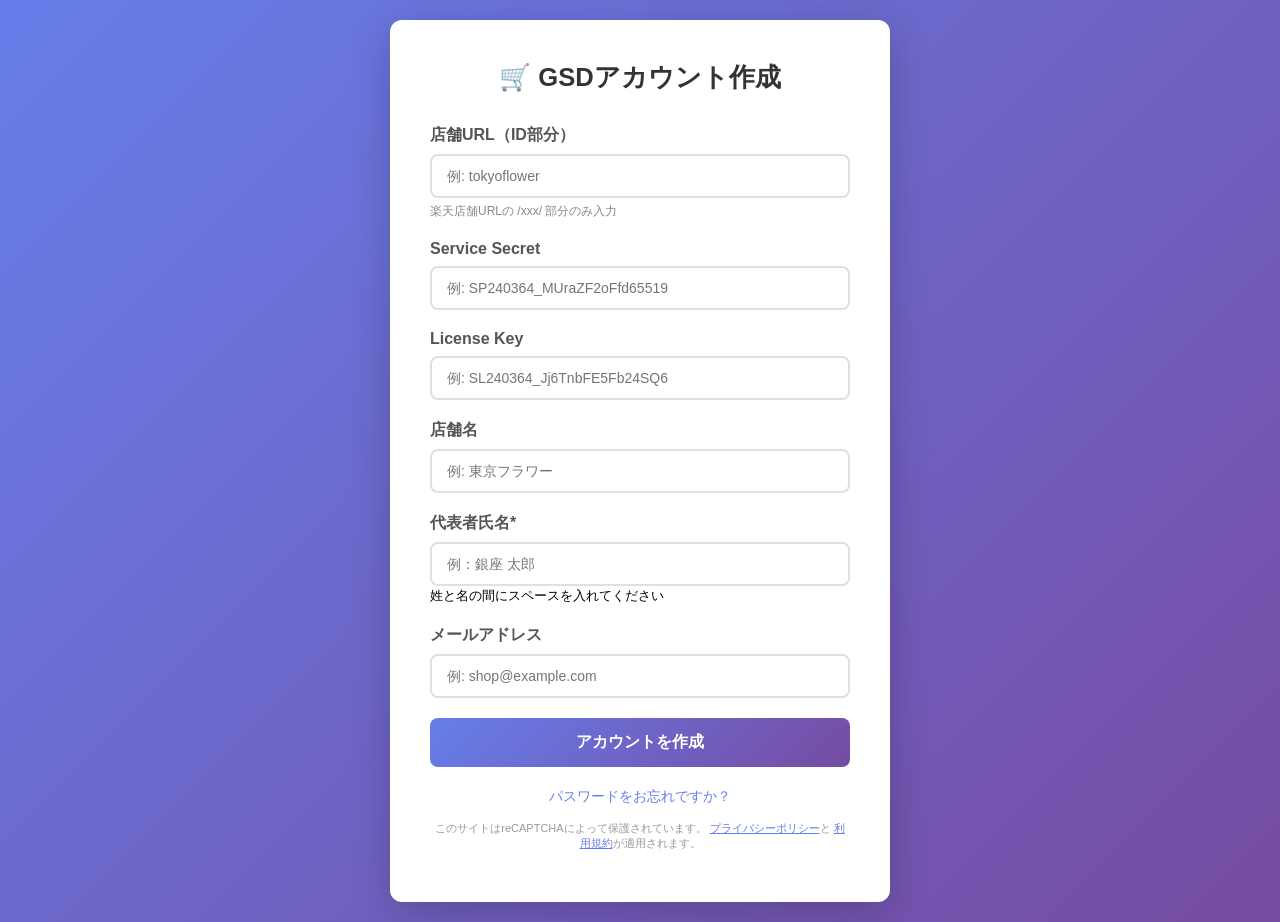
<file: index.html>
<!DOCTYPE html>
<html lang="ja">
<head>
  <meta charset="UTF-8">
  <meta name="viewport" content="width=device-width, initial-scale=1.0">
  <title>GSDアカウント作成</title>
  <!-- reCAPTCHA v3 -->
  <script src="https://www.google.com/recaptcha/api.js?render=6LfpP14sAAAAAPFL0gSo_Ze_h8C91VsEC247xkDD"></script>
  <style>
    * { box-sizing: border-box; }
    body {
      font-family: 'Helvetica Neue', Arial, 'Hiragino Kaku Gothic ProN', sans-serif;
      background: linear-gradient(135deg, #667eea 0%, #764ba2 100%);
      min-height: 100vh;
      margin: 0;
      padding: 20px;
      display: flex;
      justify-content: center;
      align-items: center;
    }
    .container {
      background: #fff;
      max-width: 500px;
      width: 100%;
      padding: 40px;
      border-radius: 12px;
      box-shadow: 0 10px 40px rgba(0,0,0,0.2);
    }
    h1 {
      text-align: center;
      color: #333;
      margin: 0 0 30px 0;
      font-size: 1.6em;
    }
    .form-group { margin-bottom: 20px; }
    label {
      display: block;
      margin-bottom: 8px;
      font-weight: 600;
      color: #555;
    }
    input[type="text"],
    input[type="email"] {
      width: 100%;
      padding: 12px 15px;
      border: 2px solid #e0e0e0;
      border-radius: 8px;
      font-size: 14px;
      transition: border-color 0.3s;
    }
    input:focus {
      outline: none;
      border-color: #667eea;
    }
    .submit-btn {
      width: 100%;
      padding: 14px;
      background: linear-gradient(135deg, #667eea 0%, #764ba2 100%);
      color: #fff;
      border: none;
      border-radius: 8px;
      font-size: 16px;
      font-weight: 600;
      cursor: pointer;
      transition: transform 0.2s;
    }
    .submit-btn:hover:not(:disabled) {
      transform: translateY(-2px);
    }
    .submit-btn:disabled {
      background: #ccc;
      cursor: not-allowed;
    }
    .message {
      margin-top: 20px;
      padding: 15px;
      border-radius: 8px;
      text-align: center;
      display: none;
    }
    .message.success { background: #d4edda; color: #155724; display: block; }
    .message.error { background: #f8d7da; color: #721c24; display: block; }
    .message.loading { background: #e7f3ff; color: #004085; display: block; }
    .help-text { font-size: 12px; color: #888; margin-top: 5px; }
    .spinner {
      display: inline-block;
      width: 16px;
      height: 16px;
      border: 2px solid #004085;
      border-radius: 50%;
      border-top-color: transparent;
      animation: spin 1s linear infinite;
      margin-right: 8px;
      vertical-align: middle;
    }
    @keyframes spin { to { transform: rotate(360deg); } }
    .links {
      margin-top: 20px;
      text-align: center;
    }
    .links a {
      color: #667eea;
      text-decoration: none;
      font-size: 14px;
    }
    .links a:hover { text-decoration: underline; }
    .recaptcha-notice {
      font-size: 11px;
      color: #999;
      text-align: center;
      margin-top: 15px;
    }
    .recaptcha-notice a { color: #667eea; }
  </style>
</head>
<body>
  <div class="container">
    <h1>🛒 GSDアカウント作成</h1>
    
    <form id="accountForm">
      <div class="form-group">
        <label for="id">店舗URL（ID部分）</label>
        <input type="text" id="id" name="id" placeholder="例: tokyoflower" required>
        <p class="help-text">楽天店舗URLの /xxx/ 部分のみ入力</p>
      </div>
      
      <div class="form-group">
        <label for="serviceSecret">Service Secret</label>
        <input type="text" id="serviceSecret" name="serviceSecret" 
               placeholder="例: SP240364_MUraZF2oFfd65519" required>
      </div>
      
      <div class="form-group">
        <label for="licenseKey">License Key</label>
        <input type="text" id="licenseKey" name="licenseKey" 
               placeholder="例: SL240364_Jj6TnbFE5Fb24SQ6" required>
      </div>
      
      <div class="form-group">
        <label for="sname">店舗名</label>
        <input type="text" id="sname" name="sname" placeholder="例: 東京フラワー" required>
      </div>

      <div class="form-group">
        <label for="representative_name">代表者氏名<span class="required">*</span></label>
        <input type="text" id="representative_name" name="representative_name" required
               maxlength="40" placeholder="例：銀座 太郎">
        <small>姓と名の間にスペースを入れてください</small>
      </div>

      <div class="form-group">
        <label for="email">メールアドレス</label>
        <input type="email" id="email" name="email" placeholder="例: shop@example.com" required>
      </div>
      
      <button type="submit" class="submit-btn" id="submitBtn">アカウントを作成</button>
    </form>
    
    <div id="message"></div>
    
    <div class="links">
      <a href="reset-request.html">パスワードをお忘れですか？</a>
    </div>
    
    <p class="recaptcha-notice">
      このサイトはreCAPTCHAによって保護されています。
      <a href="https://policies.google.com/privacy" target="_blank">プライバシーポリシー</a>と
      <a href="https://policies.google.com/terms" target="_blank">利用規約</a>が適用されます。
    </p>
  </div>

  <script>
    // ★★★ 設定 ★★★
    const GAS_URL = 'https://script.google.com/macros/s/AKfycbxuR0q6FseR6zyvPygFVU2NX4Rm9BX-T9QOjLFZV1f7UPzDhIFjhaIJTuYsmEqLu8R-/exec';
    const RECAPTCHA_SITE_KEY = '6LfpP14sAAAAAPFL0gSo_Ze_h8C91VsEC247xkDD';  // reCAPTCHA
    
    const form = document.getElementById('accountForm');
    const submitBtn = document.getElementById('submitBtn');
    const messageDiv = document.getElementById('message');
    
    // バリデーション
    function validateForm(data) {
      if (!/^SL\d{6}_.+$/.test(data.licenseKey)) {
        return 'License Keyの形式が不正です';
      }
      if (!/^SP\d{6}_.+$/.test(data.serviceSecret)) {
        return 'Service Secretの形式が不正です';
      }
      if (!/^[^\s@]+@[^\s@]+\.[^\s@]+$/.test(data.email)) {
        return 'メールアドレスの形式が不正です';
      }
      
      const licenseId = data.licenseKey.match(/^SL(\d{6})_/)[1];
      const serviceId = data.serviceSecret.match(/^SP(\d{6})_/)[1];
      if (licenseId !== serviceId) {
        return 'License KeyとService Secretの店舗IDが一致しません';
      }
      return null;
    }
    
    function showMessage(type, text) {
      messageDiv.className = 'message ' + type;
      messageDiv.innerHTML = text;
    }
    
form.addEventListener('submit', async (e) => {
  e.preventDefault();
  
  const formData = new FormData(form);
  const data = {};
  formData.forEach((value, key) => {
    data[key] = value.trim();
  });
  
  // バリデーション
  const error = validateForm(data);
  if (error) {
    showMessage('error', error);
    return;
  }

  submitBtn.disabled = true;
  submitBtn.textContent = '送信中...';
  showMessage('loading', '<span class="spinner"></span>アカウントを作成しています...');
  
  try {
    // reCAPTCHAトークンを取得（エラーハンドリング追加）
    let recaptchaToken = '';
    try {
      if (typeof grecaptcha !== 'undefined') {
        recaptchaToken = await grecaptcha.execute(RECAPTCHA_SITE_KEY, { action: 'account_create' });
        console.log('reCAPTCHA token取得成功');
      } else {
        console.log('grecaptchaが未定義です');
      }
    } catch (recaptchaError) {
      console.error('reCAPTCHAエラー:', recaptchaError);
      // reCAPTCHAエラーでも続行（GAS側でスキップされる）
    }
    
    console.log('GASにリクエスト送信:', GAS_URL);
    
    const response = await fetch(GAS_URL, {
      method: 'POST',
      headers: { 'Content-Type': 'text/plain' },
      body: JSON.stringify({
        endpoint: '/account/create',
        data: data,
        recaptchaToken: recaptchaToken
      })
    });
    
    console.log('レスポンス受信:', response.status);
    
    const result = await response.json();
    console.log('結果:', result);
    
    if (result.status === 'success') {
      showMessage('success', 
        '✅ ' + result.message + '<br><br>' +
        '確認メールをご確認ください。'
      );
      form.reset();
    } else {
      showMessage('error', '❌ ' + (result.message || '登録に失敗しました'));
    }
    
  } catch (err) {
    console.error('通信エラー詳細:', err);
    showMessage('error', '❌ 通信エラー: ' + err.message);
  } finally {
    submitBtn.disabled = false;
    submitBtn.textContent = 'アカウントを作成';
  }
});
  </script>
</body>
</html>
</file>
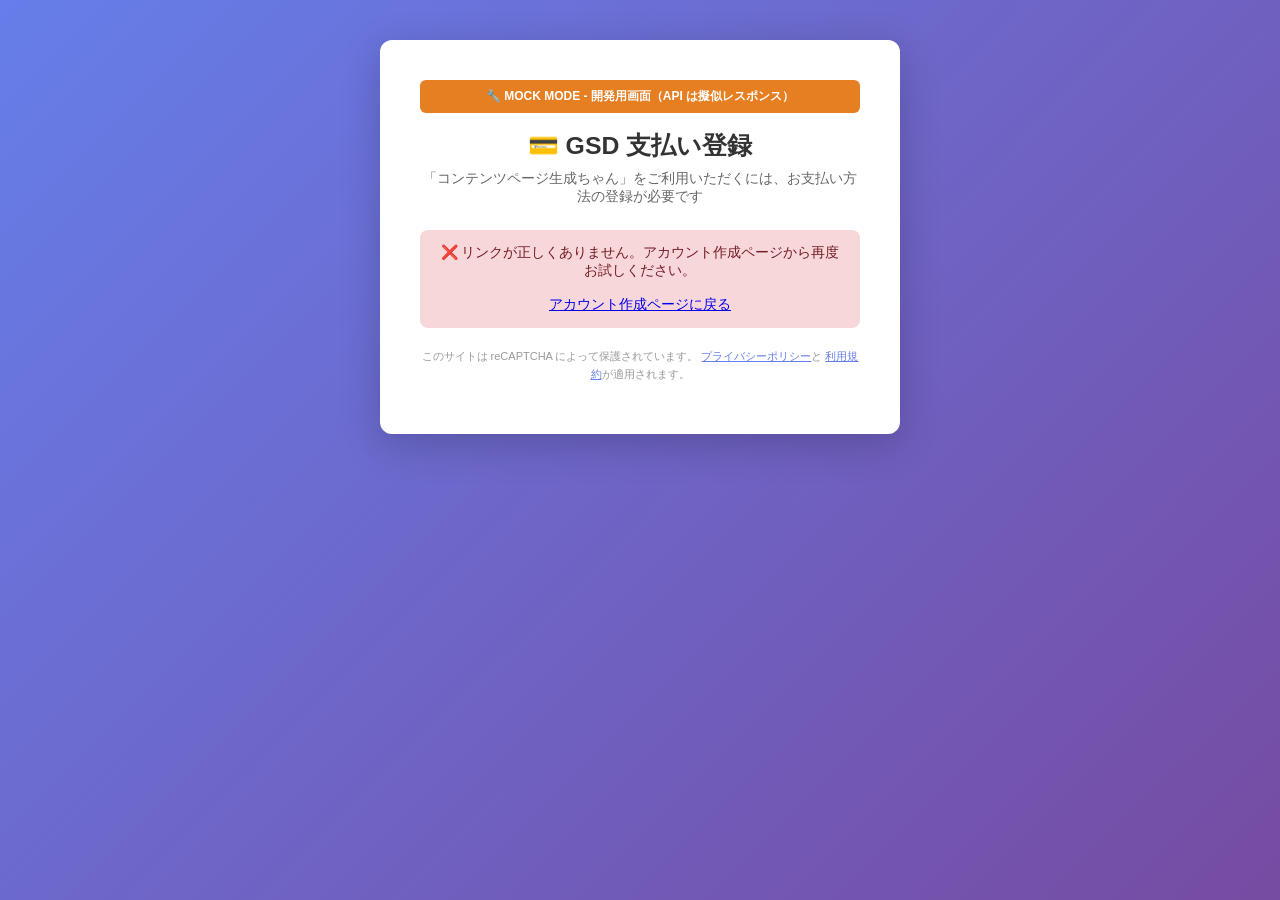
<file: payment/index.html>
<!DOCTYPE html>
<html lang="ja">
<head>
  <meta charset="UTF-8">
  <meta name="viewport" content="width=device-width, initial-scale=1.0">
  <title>支払い登録 - GSD</title>
  <link rel="stylesheet" href="css/payment.css">
  <!-- reCAPTCHA v3 -->
  <script src="https://www.google.com/recaptcha/api.js?render=6LfpP14sAAAAAPFL0gSo_Ze_h8C91VsEC247xkDD"></script>
</head>
<body>
  <div class="container">

    <div id="mockBanner" class="mock-banner">
      🔧 MOCK MODE - 開発用画面（API は擬似レスポンス）
    </div>

    <h1>💳 GSD 支払い登録</h1>
    <p class="subtitle">「コンテンツページ生成ちゃん」をご利用いただくには、お支払い方法の登録が必要です</p>
    <p id="shopNameDisplay" class="shop-name"></p>

    <div id="planBox" class="plan-box">
      <p class="plan-title">ご利用プラン</p>
      <p id="feeDisplay" class="plan-fee">月会費 5,000円（税込）</p>
      <p class="plan-note">自動更新 / いつでも解約可能 / 日割り返金なし</p>
    </div>

    <form id="cardForm" autocomplete="off" style="display:none;">
      <div class="form-group">
        <label for="cardno">カード番号</label>
        <input type="tel" id="cardno" name="cardno"
               inputmode="numeric" autocomplete="cc-number"
               placeholder="1234 5678 9012 3456" maxlength="23" required>
      </div>

      <div class="form-group">
        <label>有効期限</label>
        <div class="input-row">
          <input type="tel" id="expire_month" name="expire_month"
                 inputmode="numeric" autocomplete="cc-exp-month"
                 class="small" placeholder="MM" maxlength="2" required>
          <span class="sep">/</span>
          <input type="tel" id="expire_year" name="expire_year"
                 inputmode="numeric" autocomplete="cc-exp-year"
                 class="small" placeholder="YY" maxlength="2" required>
        </div>
        <p class="help-text">月（2桁） / 年（西暦下2桁）</p>
      </div>

      <div class="form-group">
        <label for="securitycode">セキュリティコード</label>
        <input type="tel" id="securitycode" name="securitycode"
               inputmode="numeric" autocomplete="cc-csc"
               class="small" placeholder="123" maxlength="4" required>
        <p class="help-text">カード裏面の3桁または4桁の数字</p>
      </div>

      <div class="form-group">
        <label for="holdername">カード名義人（半角英字）</label>
        <input type="text" id="holdername" name="holdername"
               autocomplete="cc-name"
               placeholder="TARO YAMADA" required>
      </div>

      <div class="terms-box">
        <label>
          <input type="checkbox" id="agreeTerms" required>
          <span>
            <a href="#" target="_blank">利用規約</a>と
            <a href="#" target="_blank">決済規約</a>に同意する
          </span>
        </label>
      </div>

      <button type="submit" class="submit-btn" id="submitBtn">カードを登録して開始する</button>

      <p class="charge-notice">
        ご登録後、即時 <strong>5,000円（税込）</strong> が課金されます。<br>
        以降は毎月同日に自動課金されます（月末特例あり）。
      </p>
    </form>

    <div id="successPanel" class="success-panel"></div>

    <div id="message" class="message"></div>

    <p class="recaptcha-notice">
      このサイトは reCAPTCHA によって保護されています。
      <a href="https://policies.google.com/privacy" target="_blank">プライバシーポリシー</a>と
      <a href="https://policies.google.com/terms" target="_blank">利用規約</a>が適用されます。
    </p>
  </div>

  <script src="js/config.js"></script>
  <script src="js/api.js"></script>
  <script src="js/auth.js"></script>
  <script src="js/token.js"></script>
  <script src="js/register.js"></script>
</body>
</html>
</parameter>
</file>
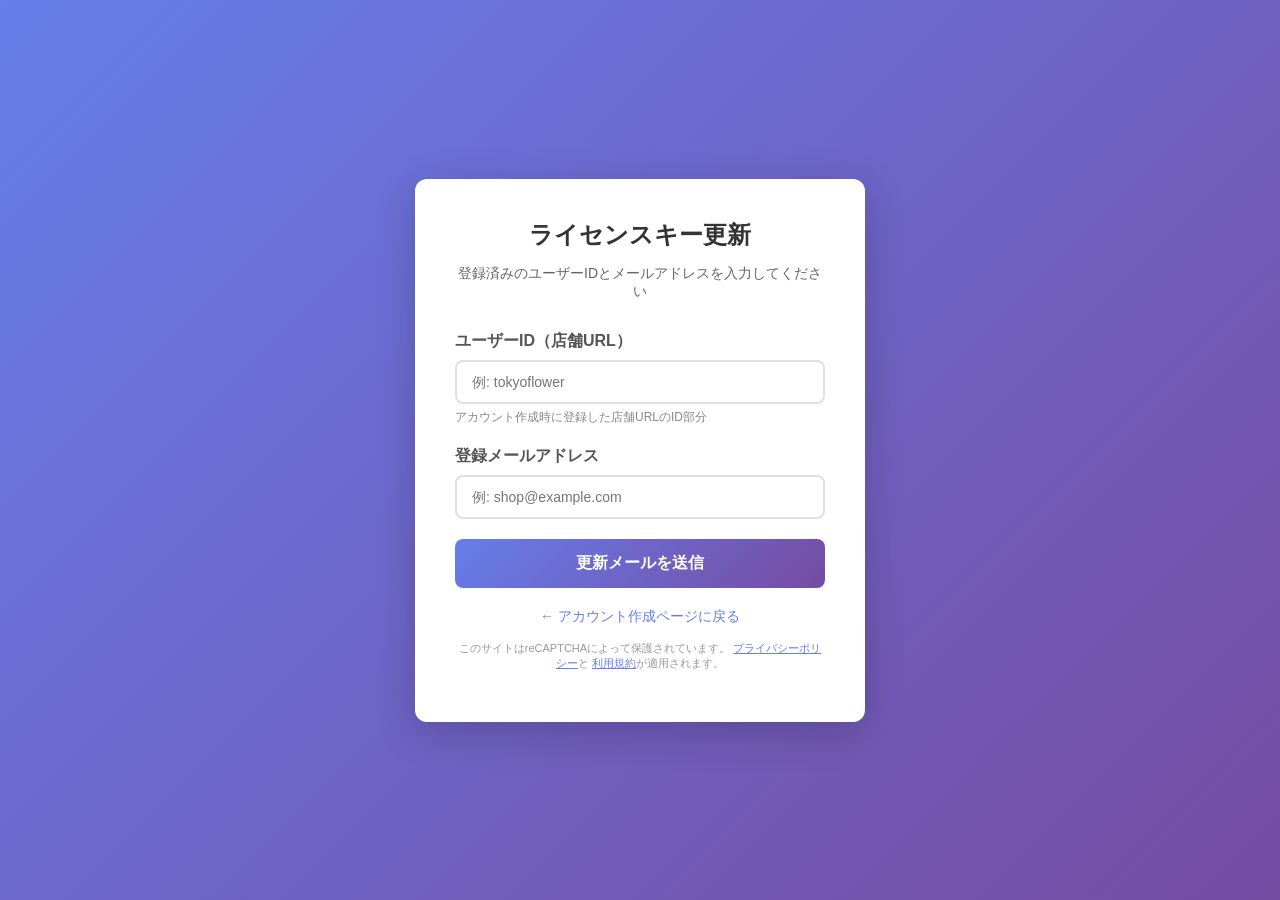
<file: license-update-request.html>
<!DOCTYPE html>
<html lang="ja">
<head>
  <meta charset="UTF-8">
  <meta name="viewport" content="width=device-width, initial-scale=1.0">
  <meta name="robots" content="noindex">
  <title>ライセンスキー更新 - GSD</title>
  <!-- reCAPTCHA v3 -->
  <script src="https://www.google.com/recaptcha/api.js?render=6LfpP14sAAAAAPFL0gSo_Ze_h8C91VsEC247xkDD"></script>
  <style>
    *, *::before, *::after { box-sizing: border-box; }
    :focus-visible { outline: 3px solid #667eea; outline-offset: 2px; }
    @media (prefers-reduced-motion: reduce) {
      *, *::before, *::after { animation-duration: 0.01ms !important; transition-duration: 0.01ms !important; }
    }
    body {
      font-family: 'Helvetica Neue', Arial, 'Hiragino Kaku Gothic ProN', sans-serif;
      background: linear-gradient(135deg, #667eea 0%, #764ba2 100%);
      min-height: 100vh;
      margin: 0;
      padding: 20px;
      display: flex;
      justify-content: center;
      align-items: center;
    }
    .container {
      background: #fff;
      max-width: 450px;
      width: 100%;
      padding: 40px;
      border-radius: 12px;
      box-shadow: 0 10px 40px rgba(0,0,0,0.2);
    }
    h1 {
      text-align: center;
      color: #333;
      margin: 0 0 10px 0;
      font-size: 1.5em;
    }
    .subtitle {
      text-align: center;
      color: #666;
      margin-bottom: 30px;
      font-size: 14px;
    }
    .form-group { margin-bottom: 20px; }
    label {
      display: block;
      margin-bottom: 8px;
      font-weight: 600;
      color: #555;
    }
    input[type="text"],
    input[type="email"] {
      width: 100%;
      padding: 12px 15px;
      border: 2px solid #e0e0e0;
      border-radius: 8px;
      font-size: 14px;
      transition: border-color 0.3s;
    }
    input:focus {
      outline: none;
      border-color: #667eea;
    }
    .submit-btn {
      width: 100%;
      padding: 14px;
      background: linear-gradient(135deg, #667eea 0%, #764ba2 100%);
      color: #fff;
      border: none;
      border-radius: 8px;
      font-size: 16px;
      font-weight: 600;
      cursor: pointer;
      transition: transform 0.2s, box-shadow 0.2s;
    }
    .submit-btn:hover:not(:disabled) {
      transform: translateY(-2px);
      box-shadow: 0 5px 20px rgba(102, 126, 234, 0.4);
    }
    .submit-btn:disabled {
      background: #ccc;
      cursor: not-allowed;
    }
    .message {
      margin-top: 20px;
      padding: 15px;
      border-radius: 8px;
      text-align: center;
    }
    .message.success { background: #d4edda; color: #155724; }
    .message.error { background: #f8d7da; color: #721c24; }
    .message.loading { background: #e7f3ff; color: #004085; }
    .help-text { font-size: 12px; color: #888; margin-top: 5px; }
    .spinner {
      display: inline-block;
      width: 16px;
      height: 16px;
      border: 2px solid #004085;
      border-radius: 50%;
      border-top-color: transparent;
      animation: spin 1s linear infinite;
      margin-right: 8px;
      vertical-align: middle;
    }
    @keyframes spin { to { transform: rotate(360deg); } }
    .back-link {
      display: block;
      text-align: center;
      margin-top: 20px;
      color: #667eea;
      text-decoration: none;
      font-size: 14px;
    }
    .back-link:hover { text-decoration: underline; }
    .recaptcha-notice {
      font-size: 11px;
      color: #999;
      text-align: center;
      margin-top: 15px;
    }
    .recaptcha-notice a { color: #667eea; }
  </style>
</head>
<body>
  <div class="container">
    <h1>ライセンスキー更新</h1>
    <p class="subtitle">登録済みのユーザーIDとメールアドレスを入力してください</p>

    <form id="licenseUpdateRequestForm" novalidate>
      <div class="form-group">
        <label for="userId">ユーザーID（店舗URL）</label>
        <input type="text" id="userId" name="userId" placeholder="例: tokyoflower" required autocomplete="username">
        <p class="help-text">アカウント作成時に登録した店舗URLのID部分</p>
      </div>

      <div class="form-group">
        <label for="email">登録メールアドレス</label>
        <input type="email" id="email" name="email" placeholder="例: shop@example.com" required autocomplete="email">
      </div>

      <button type="submit" class="submit-btn" id="submitBtn">更新メールを送信</button>
    </form>

    <div id="message" role="status" aria-live="polite" aria-atomic="true"></div>

    <a href="index.html" class="back-link">← アカウント作成ページに戻る</a>

    <p class="recaptcha-notice">
      このサイトはreCAPTCHAによって保護されています。
      <a href="https://policies.google.com/privacy" target="_blank" rel="noopener">プライバシーポリシー</a>と
      <a href="https://policies.google.com/terms" target="_blank" rel="noopener">利用規約</a>が適用されます。
    </p>
  </div>

  <script>
    // ★★★ 設定 ★★★
    const GAS_URL = 'https://script.google.com/macros/s/AKfycbxuR0q6FseR6zyvPygFVU2NX4Rm9BX-T9QOjLFZV1f7UPzDhIFjhaIJTuYsmEqLu8R-/exec';
    const RECAPTCHA_SITE_KEY = '6LfpP14sAAAAAPFL0gSo_Ze_h8C91VsEC247xkDD';

    const form = document.getElementById('licenseUpdateRequestForm');
    const submitBtn = document.getElementById('submitBtn');
    const messageDiv = document.getElementById('message');

    function showMessage(type, text) {
      messageDiv.className = 'message ' + type;
      messageDiv.innerHTML = text;
    }

    form.addEventListener('submit', async (e) => {
      e.preventDefault();

      const userId = document.getElementById('userId').value.trim();
      const email = document.getElementById('email').value.trim();

      if (!userId || !email) {
        showMessage('error', 'すべての項目を入力してください');
        return;
      }

      submitBtn.disabled = true;
      submitBtn.textContent = '送信中...';
      showMessage('loading', '<span class="spinner"></span>メールを送信しています...');

      try {
        const captchaToken = await grecaptcha.execute(RECAPTCHA_SITE_KEY, { action: 'license_update_request' });

        const response = await fetch(GAS_URL, {
          method: 'POST',
          headers: { 'Content-Type': 'text/plain;charset=utf-8' },
          body: JSON.stringify({ action: 'licenseUpdateRequest', userId, email, captchaToken })
        });

        await response.json(); // レスポンスは常に {status:"ok"}（列挙防止）

        // 送信結果に関わらず同一メッセージ（列挙防止）
        showMessage('success',
          '登録済みの場合、ライセンスキー更新用のリンクをメールでお送りしました。' +
          '迷惑メールフォルダもご確認ください。');
        form.reset();

      } catch (err) {
        showMessage('error', '通信エラーが発生しました。しばらく経ってから再度お試しください。');
      } finally {
        submitBtn.disabled = false;
        submitBtn.textContent = '更新メールを送信';
      }
    });
  </script>
</body>
</html>
</file>
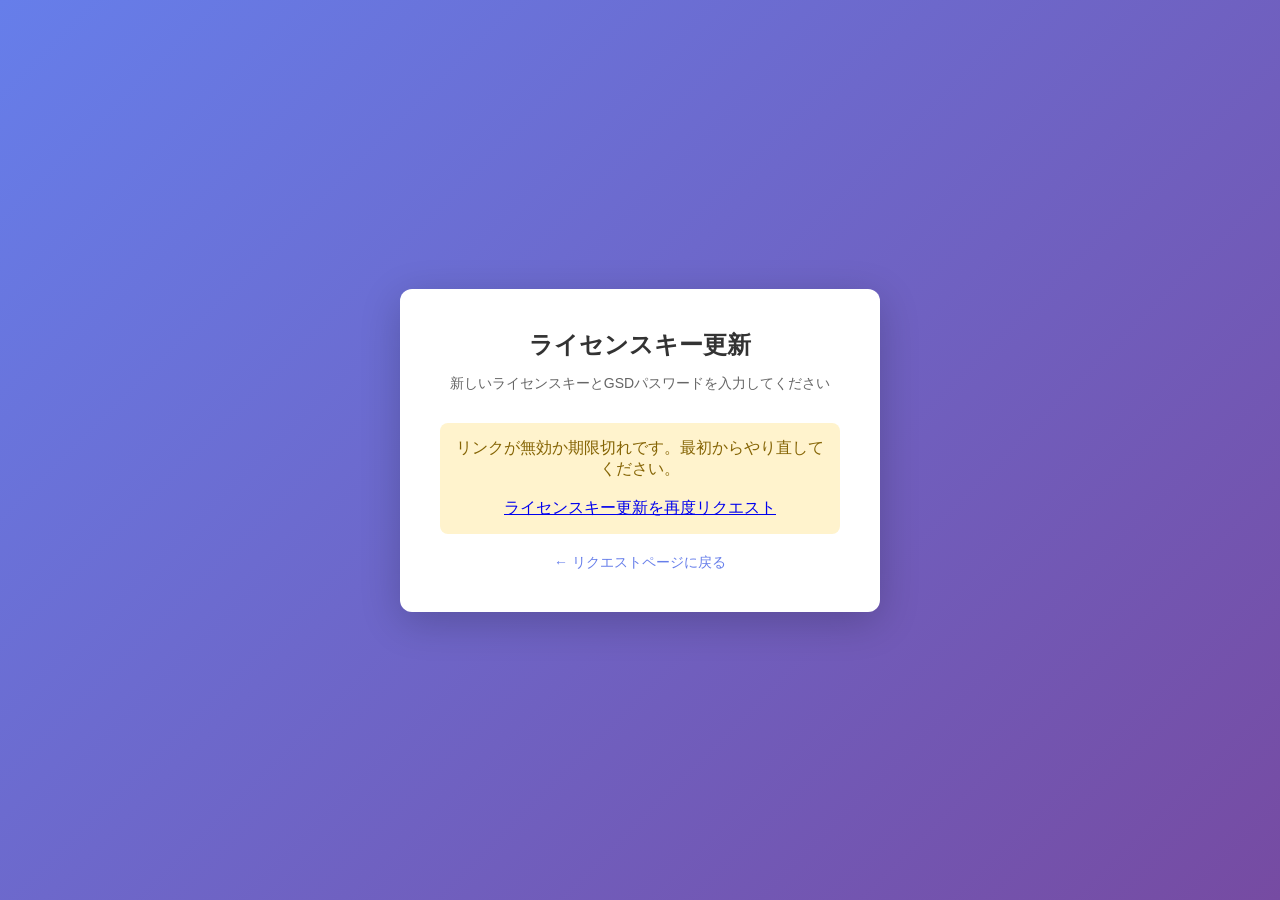
<file: license-update.html>
<!DOCTYPE html>
<html lang="ja">
<head>
  <meta charset="UTF-8">
  <meta name="viewport" content="width=device-width, initial-scale=1.0">
  <meta name="robots" content="noindex">
  <title>ライセンスキー更新（確認） - GSD</title>
  <style>
    *, *::before, *::after { box-sizing: border-box; }
    :focus-visible { outline: 3px solid #667eea; outline-offset: 2px; }
    @media (prefers-reduced-motion: reduce) {
      *, *::before, *::after { animation-duration: 0.01ms !important; transition-duration: 0.01ms !important; }
    }
    body {
      font-family: 'Helvetica Neue', Arial, 'Hiragino Kaku Gothic ProN', sans-serif;
      background: linear-gradient(135deg, #667eea 0%, #764ba2 100%);
      min-height: 100vh;
      margin: 0;
      padding: 20px;
      display: flex;
      justify-content: center;
      align-items: center;
    }
    .container {
      background: #fff;
      max-width: 480px;
      width: 100%;
      padding: 40px;
      border-radius: 12px;
      box-shadow: 0 10px 40px rgba(0,0,0,0.2);
    }
    h1 {
      text-align: center;
      color: #333;
      margin: 0 0 10px 0;
      font-size: 1.5em;
    }
    .subtitle {
      text-align: center;
      color: #666;
      margin-bottom: 30px;
      font-size: 14px;
    }
    .form-group { margin-bottom: 20px; }
    label {
      display: block;
      margin-bottom: 8px;
      font-weight: 600;
      color: #555;
    }
    input[type="text"],
    input[type="password"] {
      width: 100%;
      padding: 12px 15px;
      border: 2px solid #e0e0e0;
      border-radius: 8px;
      font-size: 14px;
      font-family: monospace;
      transition: border-color 0.3s;
    }
    input[type="password"] { font-family: inherit; }
    input:focus {
      outline: none;
      border-color: #667eea;
    }
    .submit-btn {
      width: 100%;
      padding: 14px;
      background: linear-gradient(135deg, #667eea 0%, #764ba2 100%);
      color: #fff;
      border: none;
      border-radius: 8px;
      font-size: 16px;
      font-weight: 600;
      cursor: pointer;
      transition: transform 0.2s, box-shadow 0.2s;
    }
    .submit-btn:hover:not(:disabled) {
      transform: translateY(-2px);
      box-shadow: 0 5px 20px rgba(102, 126, 234, 0.4);
    }
    .submit-btn:disabled {
      background: #ccc;
      cursor: not-allowed;
    }
    .message {
      margin-top: 20px;
      padding: 15px;
      border-radius: 8px;
      text-align: center;
    }
    .message.success { background: #d4edda; color: #155724; }
    .message.error { background: #f8d7da; color: #721c24; }
    .message.loading { background: #e7f3ff; color: #004085; }
    .message.warning { background: #fff3cd; color: #856404; }
    .help-text { font-size: 12px; color: #888; margin-top: 5px; }
    .spinner {
      display: inline-block;
      width: 16px;
      height: 16px;
      border: 2px solid #004085;
      border-radius: 50%;
      border-top-color: transparent;
      animation: spin 1s linear infinite;
      margin-right: 8px;
      vertical-align: middle;
    }
    @keyframes spin { to { transform: rotate(360deg); } }
    .back-link {
      display: block;
      text-align: center;
      margin-top: 20px;
      color: #667eea;
      text-decoration: none;
      font-size: 14px;
    }
    .back-link:hover { text-decoration: underline; }
    .hidden { display: none !important; }
    .expiry-highlight {
      font-weight: 700;
      font-size: 1.1em;
    }
  </style>
</head>
<body>
  <div class="container">
    <h1>ライセンスキー更新</h1>
    <p class="subtitle">新しいライセンスキーとGSDパスワードを入力してください</p>

    <!-- トークンなしでアクセスした場合のエラー -->
    <div id="tokenError" class="message warning hidden" role="alert">
      リンクが無効か期限切れです。最初からやり直してください。<br><br>
      <a href="license-update-request.html">ライセンスキー更新を再度リクエスト</a>
    </div>

    <form id="updateForm" class="hidden" novalidate>
      <div class="form-group">
        <label for="newLicenseKey">新しいライセンスキー（RMSで再発行したもの）</label>
        <input type="text" id="newLicenseKey" name="newLicenseKey"
               placeholder="例: SL123456_XXXXXXXXXXXXXXXXXXXX"
               required autocomplete="off" spellcheck="false">
        <p class="help-text">RMS（楽天マーチャントサービス）で取得した新しいキーを貼り付けてください</p>
      </div>

      <div class="form-group">
        <label for="password">GSDパスワード（現在のパスワード）</label>
        <input type="password" id="password" name="password"
               placeholder="現在のGSDパスワード"
               required autocomplete="current-password">
        <p class="help-text">GSDにログインするときのパスワードを入力してください</p>
      </div>

      <button type="submit" class="submit-btn" id="submitBtn">ライセンスキーを更新する</button>
    </form>

    <div id="message" role="status" aria-live="polite" aria-atomic="true"></div>

    <a href="license-update-request.html" class="back-link">← リクエストページに戻る</a>
  </div>

  <script>
    // ★★★ 設定 ★★★
    const GAS_URL = 'https://script.google.com/macros/s/AKfycbxuR0q6FseR6zyvPygFVU2NX4Rm9BX-T9QOjLFZV1f7UPzDhIFjhaIJTuYsmEqLu8R-/exec';

    const form = document.getElementById('updateForm');
    const submitBtn = document.getElementById('submitBtn');
    const messageDiv = document.getElementById('message');
    const tokenErrorDiv = document.getElementById('tokenError');

    // URLからトークンを取得（GASへは送るがページ読み込み時にAPIは叩かない）
    const urlParams = new URLSearchParams(window.location.search);
    const token = urlParams.get('token');

    if (!token) {
      tokenErrorDiv.classList.remove('hidden');
    } else {
      form.classList.remove('hidden');
    }

    function showMessage(type, html) {
      messageDiv.className = 'message ' + type;
      messageDiv.innerHTML = html;
    }

    form.addEventListener('submit', async (e) => {
      e.preventDefault();

      const newLicenseKey = document.getElementById('newLicenseKey').value.trim();
      const password = document.getElementById('password').value;

      if (!newLicenseKey || !password) {
        showMessage('error', 'すべての項目を入力してください');
        return;
      }

      submitBtn.disabled = true;
      submitBtn.textContent = '更新中...';
      showMessage('loading', '<span class="spinner"></span>ライセンスキーを検証しています...');

      try {
        const response = await fetch(GAS_URL, {
          method: 'POST',
          headers: { 'Content-Type': 'text/plain;charset=utf-8' },
          body: JSON.stringify({ action: 'licenseUpdateConfirm', token, newLicenseKey, password })
        });

        const result = await response.json();

        if (result.status === 'ok') {
          const expiry = result.expiry || '';
          showMessage('success',
            'ライセンスキーを更新しました。' +
            (expiry ? '<br>新しい有効期限: <span class="expiry-highlight">' + expiry + '</span>' : '')
          );
          form.classList.add('hidden');

        } else {
          const code = result.code || '';
          switch (code) {
            case 'wrong_password':
              showMessage('error', 'パスワードが違います。GSDにログインするときのパスワードをご確認ください。');
              submitBtn.disabled = false;
              submitBtn.textContent = 'ライセンスキーを更新する';
              break;

            case 'invalid_key':
              showMessage('error',
                'このライセンスキーは無効です。RMSで再発行したキーをご確認ください。');
              submitBtn.disabled = false;
              submitBtn.textContent = 'ライセンスキーを更新する';
              break;

            case 'api_error':
              showMessage('error',
                '楽天APIへの接続でエラーが発生し、検証できませんでした。' +
                'しばらく経ってから再度お試しください。');
              submitBtn.disabled = false;
              submitBtn.textContent = 'ライセンスキーを更新する';
              break;

            case 'invalid_token':
            default:
              showMessage('warning',
                'リンクが無効か期限切れです。最初からやり直してください。<br><br>' +
                '<a href="license-update-request.html">ライセンスキー更新を再度リクエスト</a>');
              form.classList.add('hidden');
              break;
          }
        }

      } catch (err) {
        showMessage('error', '通信エラーが発生しました。しばらく経ってから再度お試しください。');
        submitBtn.disabled = false;
        submitBtn.textContent = 'ライセンスキーを更新する';
      }
    });
  </script>
</body>
</html>
</file>
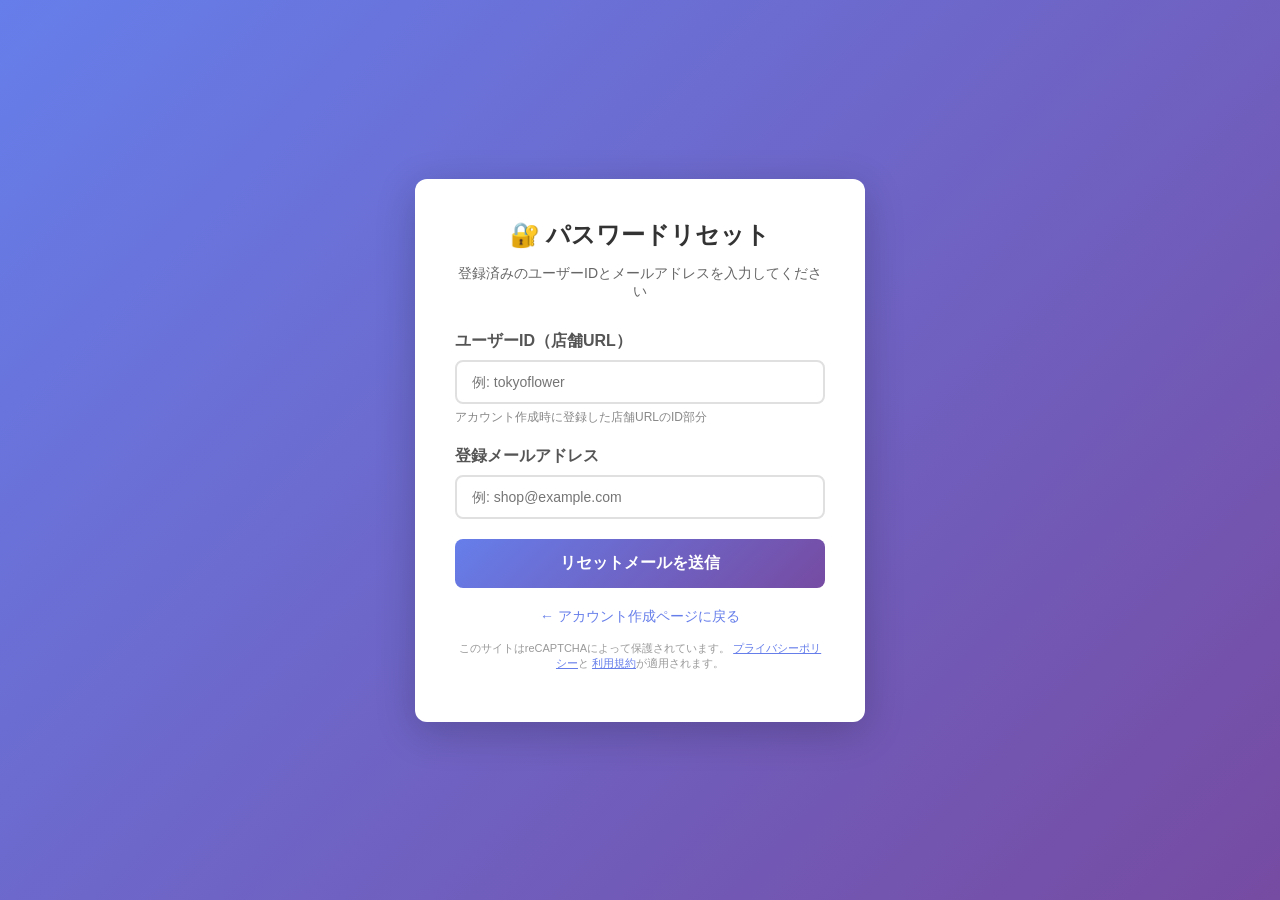
<file: reset-request.html>
<!DOCTYPE html>
<html lang="ja">
<head>
  <meta charset="UTF-8">
  <meta name="viewport" content="width=device-width, initial-scale=1.0">
  <title>パスワードリセット - GSD</title>
  <!-- reCAPTCHA v3 -->
  <script src="https://www.google.com/recaptcha/api.js?render=6LfpP14sAAAAAPFL0gSo_Ze_h8C91VsEC247xkDD"></script>
  <style>
    * { box-sizing: border-box; }
    body {
      font-family: 'Helvetica Neue', Arial, 'Hiragino Kaku Gothic ProN', sans-serif;
      background: linear-gradient(135deg, #667eea 0%, #764ba2 100%);
      min-height: 100vh;
      margin: 0;
      padding: 20px;
      display: flex;
      justify-content: center;
      align-items: center;
    }
    .container {
      background: #fff;
      max-width: 450px;
      width: 100%;
      padding: 40px;
      border-radius: 12px;
      box-shadow: 0 10px 40px rgba(0,0,0,0.2);
    }
    h1 {
      text-align: center;
      color: #333;
      margin: 0 0 10px 0;
      font-size: 1.5em;
    }
    .subtitle {
      text-align: center;
      color: #666;
      margin-bottom: 30px;
      font-size: 14px;
    }
    .form-group { margin-bottom: 20px; }
    label {
      display: block;
      margin-bottom: 8px;
      font-weight: 600;
      color: #555;
    }
    input[type="text"],
    input[type="email"] {
      width: 100%;
      padding: 12px 15px;
      border: 2px solid #e0e0e0;
      border-radius: 8px;
      font-size: 14px;
      transition: border-color 0.3s;
    }
    input:focus {
      outline: none;
      border-color: #667eea;
    }
    .submit-btn {
      width: 100%;
      padding: 14px;
      background: linear-gradient(135deg, #667eea 0%, #764ba2 100%);
      color: #fff;
      border: none;
      border-radius: 8px;
      font-size: 16px;
      font-weight: 600;
      cursor: pointer;
      transition: transform 0.2s, box-shadow 0.2s;
    }
    .submit-btn:hover:not(:disabled) {
      transform: translateY(-2px);
      box-shadow: 0 5px 20px rgba(102, 126, 234, 0.4);
    }
    .submit-btn:disabled {
      background: #ccc;
      cursor: not-allowed;
    }
    .message {
      margin-top: 20px;
      padding: 15px;
      border-radius: 8px;
      text-align: center;
      display: none;
    }
    .message.success { background: #d4edda; color: #155724; display: block; }
    .message.error { background: #f8d7da; color: #721c24; display: block; }
    .message.loading { background: #e7f3ff; color: #004085; display: block; }
    .help-text { font-size: 12px; color: #888; margin-top: 5px; }
    .spinner {
      display: inline-block;
      width: 16px;
      height: 16px;
      border: 2px solid #004085;
      border-radius: 50%;
      border-top-color: transparent;
      animation: spin 1s linear infinite;
      margin-right: 8px;
      vertical-align: middle;
    }
    @keyframes spin { to { transform: rotate(360deg); } }
    .back-link {
      display: block;
      text-align: center;
      margin-top: 20px;
      color: #667eea;
      text-decoration: none;
      font-size: 14px;
    }
    .back-link:hover { text-decoration: underline; }
    .recaptcha-notice {
      font-size: 11px;
      color: #999;
      text-align: center;
      margin-top: 15px;
    }
    .recaptcha-notice a { color: #667eea; }
  </style>
</head>
<body>
  <div class="container">
    <h1>🔐 パスワードリセット</h1>
    <p class="subtitle">登録済みのユーザーIDとメールアドレスを入力してください</p>
    
    <form id="resetRequestForm">
      <div class="form-group">
        <label for="userId">ユーザーID（店舗URL）</label>
        <input type="text" id="userId" name="userId" placeholder="例: tokyoflower" required>
        <p class="help-text">アカウント作成時に登録した店舗URLのID部分</p>
      </div>
      
      <div class="form-group">
        <label for="email">登録メールアドレス</label>
        <input type="email" id="email" name="email" placeholder="例: shop@example.com" required>
      </div>
      
      <button type="submit" class="submit-btn" id="submitBtn">リセットメールを送信</button>
    </form>
    
    <div id="message"></div>
    
    <a href="index.html" class="back-link">← アカウント作成ページに戻る</a>
    
    <p class="recaptcha-notice">
      このサイトはreCAPTCHAによって保護されています。
      <a href="https://policies.google.com/privacy" target="_blank">プライバシーポリシー</a>と
      <a href="https://policies.google.com/terms" target="_blank">利用規約</a>が適用されます。
    </p>
  </div>

  <script>
    // ★★★ 設定 ★★★
    const GAS_URL = 'https://script.google.com/macros/s/AKfycbxuR0q6FseR6zyvPygFVU2NX4Rm9BX-T9QOjLFZV1f7UPzDhIFjhaIJTuYsmEqLu8R-/exec';
    const RECAPTCHA_SITE_KEY = '6LfpP14sAAAAAPFL0gSo_Ze_h8C91VsEC247xkDD';
    
    const form = document.getElementById('resetRequestForm');
    const submitBtn = document.getElementById('submitBtn');
    const messageDiv = document.getElementById('message');
    
    function showMessage(type, text) {
      messageDiv.className = 'message ' + type;
      messageDiv.innerHTML = text;
    }
    
    form.addEventListener('submit', async (e) => {
      e.preventDefault();
      
      const userId = document.getElementById('userId').value.trim();
      const email = document.getElementById('email').value.trim();
      
      if (!userId || !email) {
        showMessage('error', 'すべての項目を入力してください');
        return;
      }
      
      submitBtn.disabled = true;
      submitBtn.textContent = '送信中...';
      showMessage('loading', '<span class="spinner"></span>リセットメールを送信しています...');
      
      try {
        // reCAPTCHAトークンを取得
        const recaptchaToken = await grecaptcha.execute(RECAPTCHA_SITE_KEY, { action: 'password_reset_request' });
        
        const response = await fetch(GAS_URL, {
          method: 'POST',
          headers: { 'Content-Type': 'text/plain' },
          body: JSON.stringify({
            endpoint: '/password/reset-request',
            data: { userId, email },
            recaptchaToken: recaptchaToken
          })
        });
        
        const result = await response.json();
        
        if (result.status === 'success') {
          showMessage('success', 
            '✅ ' + result.message + '<br><br>' +
            'メールに記載されたリンクからパスワードを再設定してください。'
          );
          form.reset();
        } else {
          showMessage('error', '❌ ' + (result.message || 'エラーが発生しました'));
        }
        
      } catch (err) {
        showMessage('error', '❌ 通信エラーが発生しました。しばらく経ってから再度お試しください。');
      } finally {
        submitBtn.disabled = false;
        submitBtn.textContent = 'リセットメールを送信';
      }
    });
  </script>
</body>
</html>
</file>
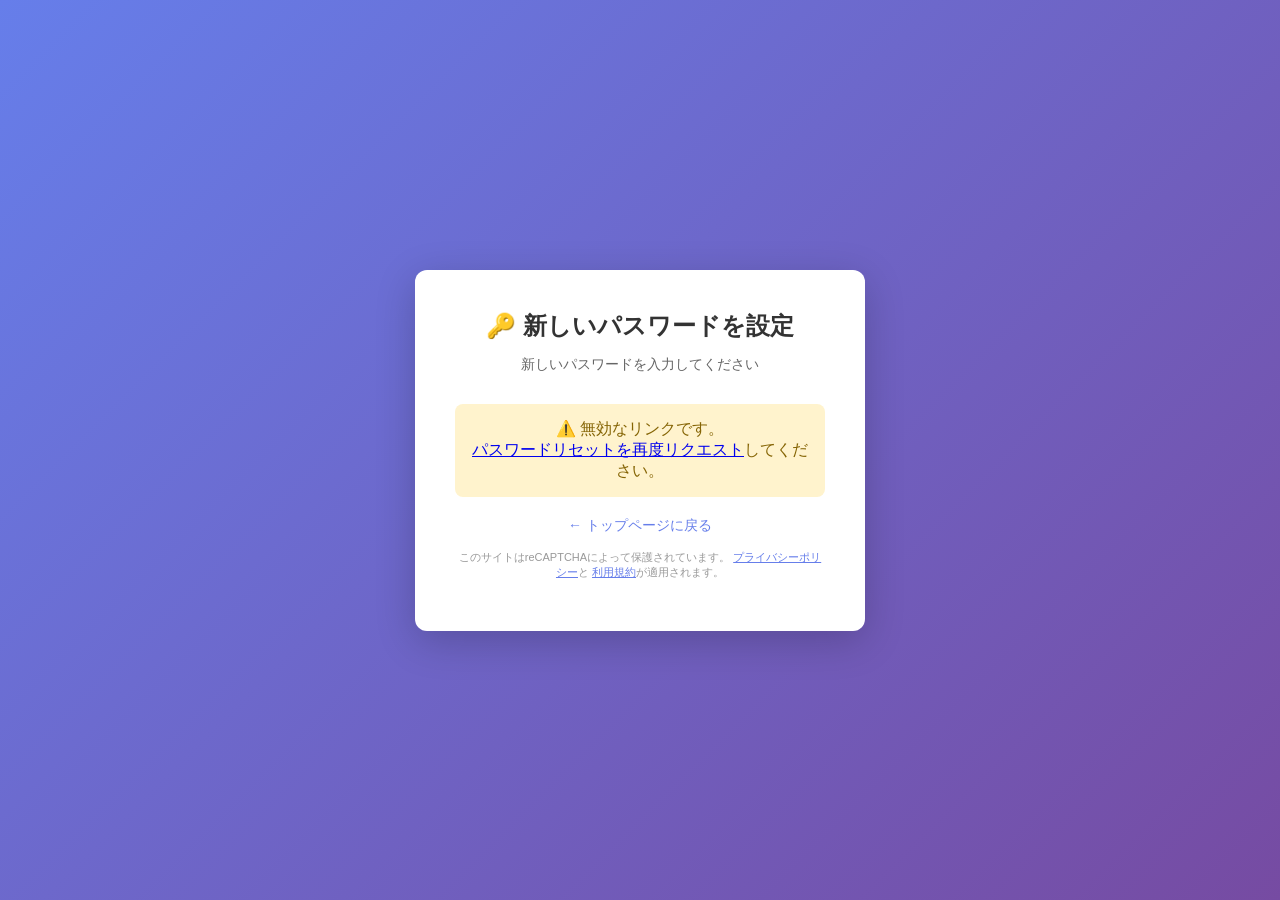
<file: reset.html>
<!DOCTYPE html>
<html lang="ja">
<head>
  <meta charset="UTF-8">
  <meta name="viewport" content="width=device-width, initial-scale=1.0">
  <title>新しいパスワードを設定 - GSD</title>
  <!-- reCAPTCHA v3 -->
  <script src="https://www.google.com/recaptcha/api.js?render=6LfpP14sAAAAAPFL0gSo_Ze_h8C91VsEC247xkDD"></script>
  <style>
    * { box-sizing: border-box; }
    body {
      font-family: 'Helvetica Neue', Arial, 'Hiragino Kaku Gothic ProN', sans-serif;
      background: linear-gradient(135deg, #667eea 0%, #764ba2 100%);
      min-height: 100vh;
      margin: 0;
      padding: 20px;
      display: flex;
      justify-content: center;
      align-items: center;
    }
    .container {
      background: #fff;
      max-width: 450px;
      width: 100%;
      padding: 40px;
      border-radius: 12px;
      box-shadow: 0 10px 40px rgba(0,0,0,0.2);
    }
    h1 {
      text-align: center;
      color: #333;
      margin: 0 0 10px 0;
      font-size: 1.5em;
    }
    .subtitle {
      text-align: center;
      color: #666;
      margin-bottom: 30px;
      font-size: 14px;
    }
    .form-group { margin-bottom: 20px; }
    label {
      display: block;
      margin-bottom: 8px;
      font-weight: 600;
      color: #555;
    }
    input[type="password"] {
      width: 100%;
      padding: 12px 15px;
      border: 2px solid #e0e0e0;
      border-radius: 8px;
      font-size: 14px;
      transition: border-color 0.3s;
    }
    input:focus {
      outline: none;
      border-color: #667eea;
    }
    .submit-btn {
      width: 100%;
      padding: 14px;
      background: linear-gradient(135deg, #667eea 0%, #764ba2 100%);
      color: #fff;
      border: none;
      border-radius: 8px;
      font-size: 16px;
      font-weight: 600;
      cursor: pointer;
      transition: transform 0.2s, box-shadow 0.2s;
    }
    .submit-btn:hover:not(:disabled) {
      transform: translateY(-2px);
      box-shadow: 0 5px 20px rgba(102, 126, 234, 0.4);
    }
    .submit-btn:disabled {
      background: #ccc;
      cursor: not-allowed;
    }
    .message {
      margin-top: 20px;
      padding: 15px;
      border-radius: 8px;
      text-align: center;
      display: none;
    }
    .message.success { background: #d4edda; color: #155724; display: block; }
    .message.error { background: #f8d7da; color: #721c24; display: block; }
    .message.loading { background: #e7f3ff; color: #004085; display: block; }
    .message.warning { background: #fff3cd; color: #856404; display: block; }
    .help-text { font-size: 12px; color: #888; margin-top: 5px; }
    .spinner {
      display: inline-block;
      width: 16px;
      height: 16px;
      border: 2px solid #004085;
      border-radius: 50%;
      border-top-color: transparent;
      animation: spin 1s linear infinite;
      margin-right: 8px;
      vertical-align: middle;
    }
    @keyframes spin { to { transform: rotate(360deg); } }
    .password-requirements {
      background: #f8f9fa;
      padding: 15px;
      border-radius: 8px;
      margin-bottom: 20px;
      font-size: 13px;
    }
    .password-requirements h4 {
      margin: 0 0 10px 0;
      color: #555;
      font-size: 13px;
    }
    .password-requirements ul {
      margin: 0;
      padding-left: 20px;
      color: #666;
    }
    .password-requirements li { margin-bottom: 5px; }
    .back-link {
      display: block;
      text-align: center;
      margin-top: 20px;
      color: #667eea;
      text-decoration: none;
      font-size: 14px;
    }
    .back-link:hover { text-decoration: underline; }
    .hidden { display: none !important; }
    .recaptcha-notice {
      font-size: 11px;
      color: #999;
      text-align: center;
      margin-top: 15px;
    }
    .recaptcha-notice a { color: #667eea; }
  </style>
</head>
<body>
  <div class="container">
    <h1>🔑 新しいパスワードを設定</h1>
    <p class="subtitle">新しいパスワードを入力してください</p>
    
    <div id="tokenError" class="message warning hidden">
      ⚠️ 無効なリンクです。<br>
      <a href="reset-request.html">パスワードリセットを再度リクエスト</a>してください。
    </div>
    
    <form id="resetForm">
      <div class="password-requirements">
        <h4>パスワードの条件</h4>
        <ul>
          <li>8文字以上</li>
          <li>英数字を含めることを推奨</li>
        </ul>
      </div>
      
      <div class="form-group">
        <label for="newPassword">新しいパスワード</label>
        <input type="password" id="newPassword" name="newPassword" 
               placeholder="8文字以上で入力" required minlength="8">
      </div>
      
      <div class="form-group">
        <label for="confirmPassword">パスワード（確認）</label>
        <input type="password" id="confirmPassword" name="confirmPassword" 
               placeholder="もう一度入力してください" required minlength="8">
        <p class="help-text">確認のため同じパスワードを入力</p>
      </div>
      
      <button type="submit" class="submit-btn" id="submitBtn">パスワードを変更</button>
    </form>
    
    <div id="message"></div>
    
    <a href="index.html" class="back-link">← トップページに戻る</a>
    
    <p class="recaptcha-notice">
      このサイトはreCAPTCHAによって保護されています。
      <a href="https://policies.google.com/privacy" target="_blank">プライバシーポリシー</a>と
      <a href="https://policies.google.com/terms" target="_blank">利用規約</a>が適用されます。
    </p>
  </div>

  <script>
    // ★★★ 設定 ★★★
    const GAS_URL = 'https://script.google.com/macros/s/AKfycbxuR0q6FseR6zyvPygFVU2NX4Rm9BX-T9QOjLFZV1f7UPzDhIFjhaIJTuYsmEqLu8R-/exec';
    const RECAPTCHA_SITE_KEY = '6LfpP14sAAAAAPFL0gSo_Ze_h8C91VsEC247xkDD';
    
    const form = document.getElementById('resetForm');
    const submitBtn = document.getElementById('submitBtn');
    const messageDiv = document.getElementById('message');
    const tokenErrorDiv = document.getElementById('tokenError');
    
    // URLからトークンを取得
    const urlParams = new URLSearchParams(window.location.search);
    const token = urlParams.get('token');
    
    // トークンがない場合はエラー表示
    if (!token) {
      form.classList.add('hidden');
      tokenErrorDiv.classList.remove('hidden');
    }
    
    function showMessage(type, text) {
      messageDiv.className = 'message ' + type;
      messageDiv.innerHTML = text;
    }
    
    form.addEventListener('submit', async (e) => {
      e.preventDefault();
      
      const newPassword = document.getElementById('newPassword').value;
      const confirmPassword = document.getElementById('confirmPassword').value;
      
      // バリデーション
      if (newPassword.length < 8) {
        showMessage('error', 'パスワードは8文字以上で入力してください');
        return;
      }
      
      if (newPassword !== confirmPassword) {
        showMessage('error', 'パスワードが一致しません');
        return;
      }
      
      submitBtn.disabled = true;
      submitBtn.textContent = '変更中...';
      showMessage('loading', '<span class="spinner"></span>パスワードを変更しています...');
      
      try {
        // reCAPTCHAトークンを取得
        const recaptchaToken = await grecaptcha.execute(RECAPTCHA_SITE_KEY, { action: 'password_reset' });
        
        const response = await fetch(GAS_URL, {
          method: 'POST',
          headers: { 'Content-Type': 'text/plain' },
          body: JSON.stringify({
            endpoint: '/password/reset',
            data: { token, newPassword },
            recaptchaToken: recaptchaToken
          })
        });
        
        const result = await response.json();
        
        if (result.status === 'success') {
          showMessage('success', 
            '✅ ' + result.message + '<br><br>' +
            '新しいパスワードでログインできます。'
          );
          form.classList.add('hidden');
        } else {
          showMessage('error', '❌ ' + (result.message || 'エラーが発生しました'));
          
          if (result.message && (
            result.message.includes('無効なトークン') || 
            result.message.includes('有効期限')
          )) {
            messageDiv.innerHTML += '<br><br><a href="reset-request.html">パスワードリセットを再度リクエスト</a>';
          }
        }
        
      } catch (err) {
        showMessage('error', '❌ 通信エラーが発生しました。しばらく経ってから再度お試しください。');
      } finally {
        submitBtn.disabled = false;
        submitBtn.textContent = 'パスワードを変更';
      }
    });
  </script>
</body>
</html>
</file>
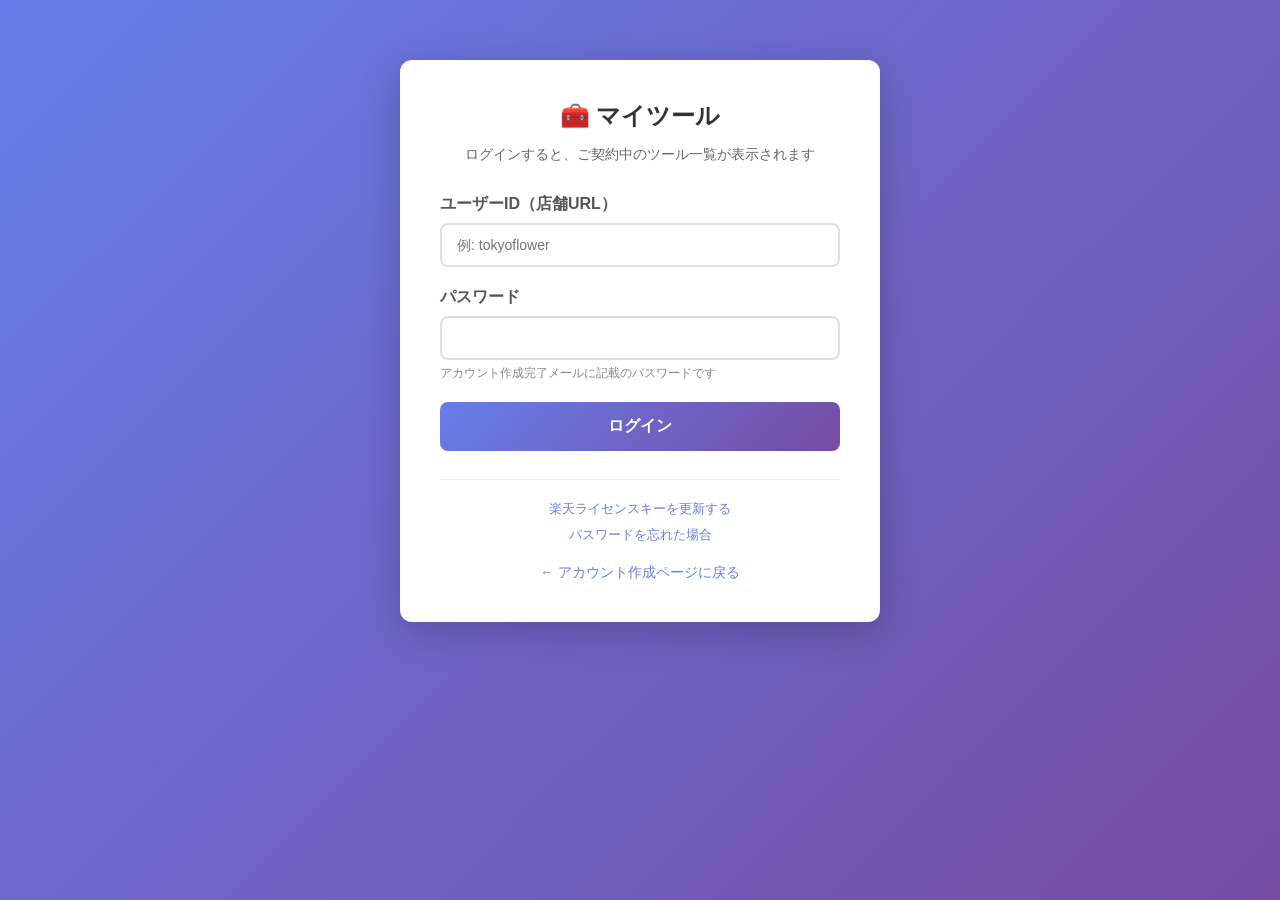
<file: tools.html>
<!DOCTYPE html>
<html lang="ja">
<head>
  <meta charset="UTF-8">
  <meta name="viewport" content="width=device-width, initial-scale=1.0">
  <title>マイツール - GSD</title>
  <style>
    * { box-sizing: border-box; }
    body {
      font-family: 'Helvetica Neue', Arial, 'Hiragino Kaku Gothic ProN', sans-serif;
      background: linear-gradient(135deg, #667eea 0%, #764ba2 100%);
      min-height: 100vh;
      margin: 0;
      padding: 20px;
      display: flex;
      justify-content: center;
      align-items: flex-start;
    }
    .container {
      background: #fff;
      max-width: 480px;
      width: 100%;
      margin-top: 40px;
      padding: 40px;
      border-radius: 12px;
      box-shadow: 0 10px 40px rgba(0,0,0,0.2);
    }
    h1 {
      text-align: center;
      color: #333;
      margin: 0 0 10px 0;
      font-size: 1.5em;
    }
    .subtitle {
      text-align: center;
      color: #666;
      margin-bottom: 30px;
      font-size: 14px;
    }
    .form-group { margin-bottom: 20px; }
    label {
      display: block;
      margin-bottom: 8px;
      font-weight: 600;
      color: #555;
    }
    input[type="text"],
    input[type="password"] {
      width: 100%;
      padding: 12px 15px;
      border: 2px solid #e0e0e0;
      border-radius: 8px;
      font-size: 14px;
      transition: border-color 0.3s;
    }
    input:focus {
      outline: none;
      border-color: #667eea;
    }
    .submit-btn {
      width: 100%;
      padding: 14px;
      background: linear-gradient(135deg, #667eea 0%, #764ba2 100%);
      color: #fff;
      border: none;
      border-radius: 8px;
      font-size: 16px;
      font-weight: 600;
      cursor: pointer;
      transition: transform 0.2s, box-shadow 0.2s;
    }
    .submit-btn:hover:not(:disabled) {
      transform: translateY(-2px);
      box-shadow: 0 5px 20px rgba(102, 126, 234, 0.4);
    }
    .submit-btn:disabled {
      background: #ccc;
      cursor: not-allowed;
    }
    .message {
      margin-top: 20px;
      padding: 15px;
      border-radius: 8px;
      text-align: center;
      display: none;
    }
    .message.error { background: #f8d7da; color: #721c24; display: block; }
    .message.loading { background: #e7f3ff; color: #004085; display: block; }
    .help-text { font-size: 12px; color: #888; margin-top: 5px; }
    .spinner {
      display: inline-block;
      width: 16px;
      height: 16px;
      border: 2px solid #004085;
      border-radius: 50%;
      border-top-color: transparent;
      animation: spin 1s linear infinite;
      margin-right: 8px;
      vertical-align: middle;
    }
    @keyframes spin { to { transform: rotate(360deg); } }
    .back-link {
      display: block;
      text-align: center;
      margin-top: 20px;
      color: #667eea;
      text-decoration: none;
      font-size: 14px;
    }
    .back-link:hover { text-decoration: underline; }

    /* --- ツール一覧（ログイン後） --- */
    #toolsSection { display: none; }
    .welcome { text-align: center; color: #333; margin-bottom: 24px; }
    .welcome strong { color: #667eea; }
    .tool-card {
      display: block;
      padding: 16px 18px;
      margin-bottom: 12px;
      border: 2px solid #e0e0e0;
      border-radius: 10px;
      text-decoration: none;
      transition: border-color 0.2s, transform 0.2s;
    }
    .tool-card:hover { border-color: #667eea; transform: translateY(-1px); }
    .tool-name { font-weight: 700; color: #333; font-size: 15px; }
    .tool-desc { font-size: 12px; color: #888; margin-top: 4px; }
    .empty-notice {
      text-align: center;
      color: #888;
      font-size: 13px;
      padding: 20px 0;
    }
    .account-links {
      margin-top: 28px;
      padding-top: 20px;
      border-top: 1px solid #eee;
    }
    .account-links a {
      display: block;
      text-align: center;
      color: #667eea;
      text-decoration: none;
      font-size: 13px;
      margin-bottom: 8px;
    }
    .account-links a:hover { text-decoration: underline; }
    .logout-btn {
      width: 100%;
      padding: 10px;
      margin-top: 8px;
      background: #f0f0f0;
      color: #666;
      border: none;
      border-radius: 8px;
      font-size: 13px;
      cursor: pointer;
    }
    .logout-btn:hover { background: #e5e5e5; }
  </style>
</head>
<body>
  <div class="container">
    <h1>🧰 マイツール</h1>
    <p class="subtitle">ログインすると、ご契約中のツール一覧が表示されます</p>

    <!-- ログインフォーム -->
    <form id="loginForm">
      <div class="form-group">
        <label for="userId">ユーザーID（店舗URL）</label>
        <input type="text" id="userId" name="userId" placeholder="例: tokyoflower" required autocomplete="username">
      </div>
      <div class="form-group">
        <label for="password">パスワード</label>
        <input type="password" id="password" name="password" required autocomplete="current-password">
        <p class="help-text">アカウント作成完了メールに記載のパスワードです</p>
      </div>
      <button type="submit" class="submit-btn" id="submitBtn">ログイン</button>
    </form>

    <div id="message"></div>

    <!-- ログイン後のツール一覧 -->
    <div id="toolsSection">
      <p class="welcome"><strong id="storeName"></strong> さん、こんにちは</p>
      <div id="toolList"></div>
      <button type="button" class="logout-btn" id="logoutBtn">ログアウト</button>
    </div>

    <div class="account-links">
      <a href="license-update-request.html">楽天ライセンスキーを更新する</a>
      <a href="reset-request.html">パスワードを忘れた場合</a>
    </div>

    <a href="index.html" class="back-link">← アカウント作成ページに戻る</a>
  </div>

  <script>
    // ★★★ 設定 ★★★
    const GAS_URL = 'https://script.google.com/macros/s/AKfycbxuR0q6FseR6zyvPygFVU2NX4Rm9BX-T9QOjLFZV1f7UPzDhIFjhaIJTuYsmEqLu8R-/exec';

    // 顧客向けツールカタログ（公開情報のみ。管理向けURLは絶対に含めない）
    // code=null のものは全ユーザー共通で常に表示する（契約サービスに関わらず利用可能なため）
    const TOOL_CATALOG = [
      { code: null, name: 'コンテンツページ生成ちゃん', url: 'https://contenchan.ginzasugiden.com/', desc: '商品ページ・画像のAI自動生成' },
      { code: 'itemname', name: '商品名自動修正侍', url: 'https://item.ginzasugiden.com/', desc: 'イベント時の商品名プレフィックス自動付与' },
      { code: 'leadtime', name: 'リードタイム修正侍', url: 'https://leadtime.ginzasugiden.com/', desc: 'お届け日数目安の一括変更' },
      { code: 'couponissue', name: '毎日クーポン発行侍', url: 'https://coupon.ginzasugiden.com/', desc: '楽天クーポンの自動発行' },
    ];

    const loginForm    = document.getElementById('loginForm');
    const submitBtn     = document.getElementById('submitBtn');
    const messageDiv     = document.getElementById('message');
    const toolsSection  = document.getElementById('toolsSection');
    const storeNameEl   = document.getElementById('storeName');
    const toolListEl     = document.getElementById('toolList');
    const logoutBtn      = document.getElementById('logoutBtn');

    function showMessage(type, text) {
      messageDiv.className = 'message ' + type;
      messageDiv.innerHTML = text;
    }
    function clearMessage() {
      messageDiv.className = 'message';
      messageDiv.innerHTML = '';
    }

    function renderTools(servicesRaw) {
      const services = String(servicesRaw || '')
        .split(',')
        .map((s) => s.trim().toLowerCase())
        .filter(Boolean);
      const hasSuite = services.includes('suite');

      const visible = TOOL_CATALOG.filter(
        (t) => t.code === null || hasSuite || services.includes(t.code)
      );

      toolListEl.innerHTML = '';
      if (visible.length === 0) {
        toolListEl.innerHTML = '<p class="empty-notice">現在ご利用いただけるツールがありません。担当者までお問い合わせください。</p>';
        return;
      }
      for (const t of visible) {
        const a = document.createElement('a');
        a.className = 'tool-card';
        a.href = t.url;
        a.target = '_blank';
        a.rel = 'noopener';
        a.innerHTML =
          '<div class="tool-name">' + t.name + '</div>' +
          '<div class="tool-desc">' + t.desc + '</div>';
        toolListEl.appendChild(a);
      }
    }

    loginForm.addEventListener('submit', async (e) => {
      e.preventDefault();
      clearMessage();

      const userId = document.getElementById('userId').value.trim();
      const password = document.getElementById('password').value;

      submitBtn.disabled = true;
      submitBtn.textContent = 'ログイン中...';
      showMessage('loading', '<span class="spinner"></span>ログインしています...');

      try {
        const response = await fetch(GAS_URL, {
          method: 'POST',
          headers: { 'Content-Type': 'text/plain' },
          body: JSON.stringify({
            endpoint: '/auth',
            data: { authType: 'password', userId, password },
          }),
        });
        const result = await response.json();

        if (result.status === 'success') {
          clearMessage();
          loginForm.style.display = 'none';
          toolsSection.style.display = 'block';
          storeNameEl.textContent = result.user.storeName || result.user.id;
          renderTools(result.user.services);
        } else {
          showMessage('error', '❌ ' + (result.message || 'ログインに失敗しました'));
        }
      } catch (err) {
        showMessage('error', '❌ 通信エラーが発生しました。しばらく経ってから再度お試しください。');
      } finally {
        submitBtn.disabled = false;
        submitBtn.textContent = 'ログイン';
      }
    });

    logoutBtn.addEventListener('click', () => {
      toolsSection.style.display = 'none';
      loginForm.style.display = 'block';
      loginForm.reset();
      clearMessage();
    });
  </script>
</body>
</html>
</file>
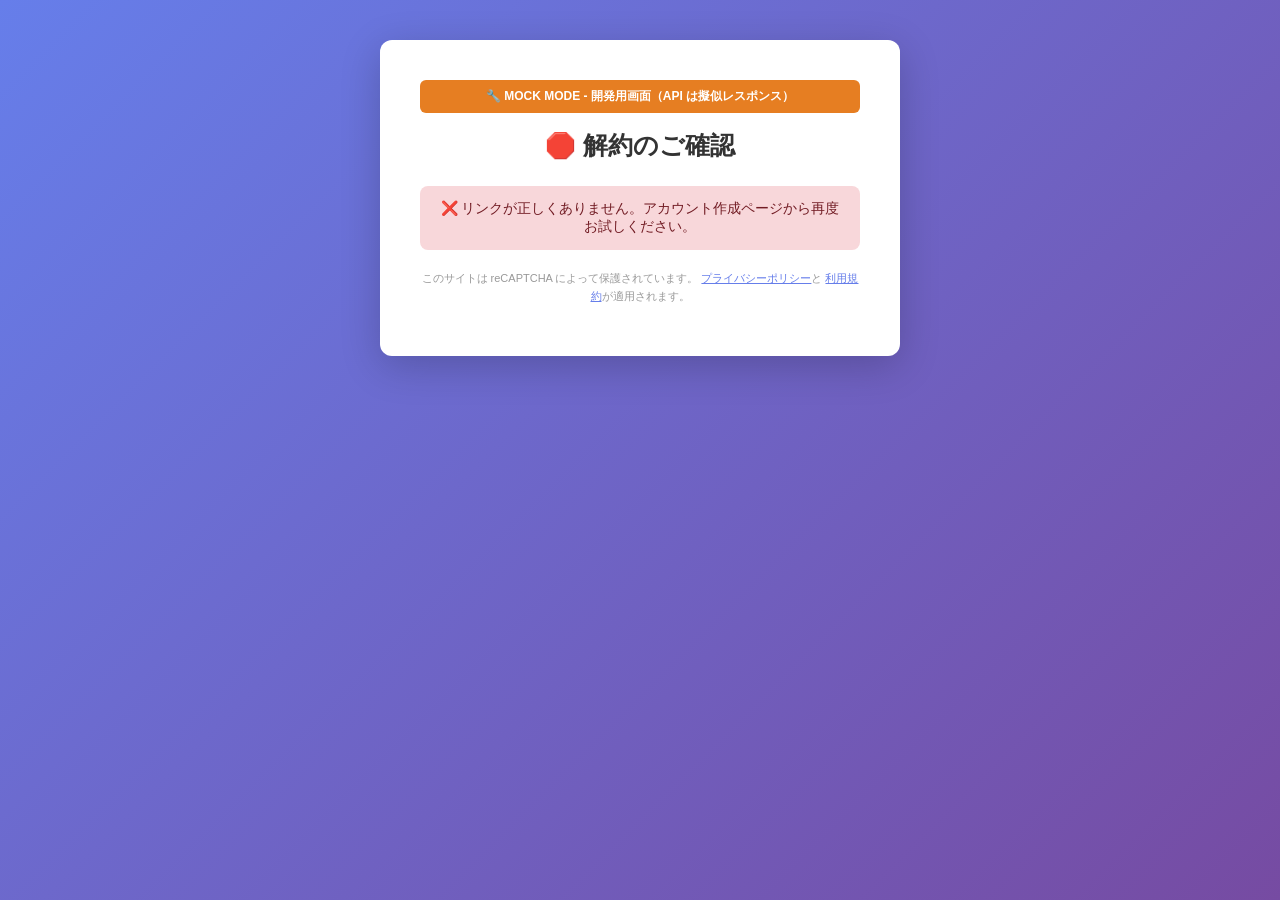
<file: payment/cancel.html>
<!DOCTYPE html>
<html lang="ja">
<head>
  <meta charset="UTF-8">
  <meta name="viewport" content="width=device-width, initial-scale=1.0">
  <title>解約のご確認 - GSD</title>
  <link rel="stylesheet" href="css/payment.css">
  <script src="https://www.google.com/recaptcha/api.js?render=6LfpP14sAAAAAPFL0gSo_Ze_h8C91VsEC247xkDD"></script>
</head>
<body>
  <div class="container">

    <div id="mockBanner" class="mock-banner">
      🔧 MOCK MODE - 開発用画面（API は擬似レスポンス）
    </div>

    <h1>🛑 解約のご確認</h1>
    <p id="shopNameDisplay" class="shop-name"></p>

    <div id="cancelPanel" style="display:none;">
      <div class="status-box status-warn">
        <p class="status-title">現在のプラン</p>
        <p class="status-value" id="currentPlan">—</p>
        <hr>
        <p class="status-title">次回課金予定日</p>
        <p class="status-value" id="nextChargeDate">—</p>
      </div>

      <div class="cancel-points">
        <p>解約すると、次回課金予定日の<strong>前日まで</strong>全機能をご利用いただけます。</p>
        <ul>
          <li>日割りでの返金はございません</li>
          <li>次回課金は行われません</li>
          <li>再登録は利用期間終了後に可能です</li>
        </ul>
      </div>

      <div class="action-buttons">
        <a href="manage.html" class="btn-secondary">キャンセル</a>
        <button type="button" id="openConfirmBtn" class="btn-danger">解約手続きへ進む</button>
      </div>
    </div>

    <div id="successPanel" class="success-panel"></div>
    <div id="message" class="message"></div>

    <p class="recaptcha-notice">
      このサイトは reCAPTCHA によって保護されています。
      <a href="https://policies.google.com/privacy" target="_blank">プライバシーポリシー</a>と
      <a href="https://policies.google.com/terms" target="_blank">利用規約</a>が適用されます。
    </p>
  </div>

  <!-- ─── 二段階確認モーダル ─── -->
  <div id="confirmModal" class="modal">
    <div class="modal-content">
      <h3>本当に解約してよろしいですか？</h3>
      <p>解約処理を取り消すことはできません。<br>
      利用期間終了後にデータの参照ができなくなる場合があります。</p>
      <div class="modal-actions">
        <button type="button" id="closeConfirmBtn" class="btn-secondary">いいえ、戻る</button>
        <button type="button" id="confirmCancelBtn" class="btn-danger">解約を確定する</button>
      </div>
    </div>
  </div>

  <script src="js/config.js"></script>
  <script src="js/api.js"></script>
  <script src="js/auth.js"></script>
  <script src="js/cancel.js"></script>
</body>
</html>
</file>
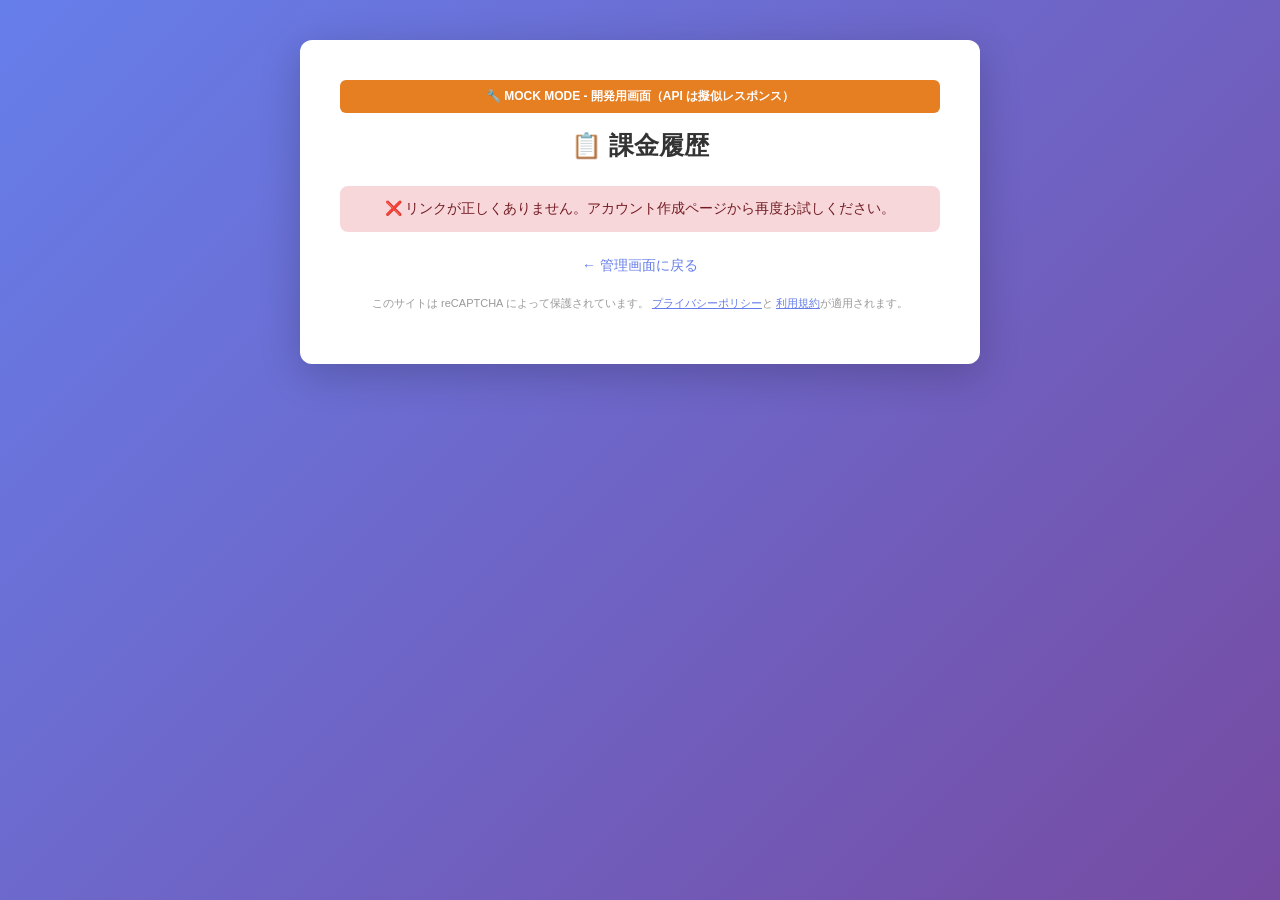
<file: payment/history.html>
<!DOCTYPE html>
<html lang="ja">
<head>
  <meta charset="UTF-8">
  <meta name="viewport" content="width=device-width, initial-scale=1.0">
  <title>課金履歴 - GSD</title>
  <link rel="stylesheet" href="css/payment.css">
  <script src="https://www.google.com/recaptcha/api.js?render=6LfpP14sAAAAAPFL0gSo_Ze_h8C91VsEC247xkDD"></script>
</head>
<body>
  <div class="container container-wide">

    <div id="mockBanner" class="mock-banner">
      🔧 MOCK MODE - 開発用画面（API は擬似レスポンス）
    </div>

    <h1>📋 課金履歴</h1>
    <p id="shopNameDisplay" class="shop-name"></p>

    <div id="historyPanel" style="display:none;">
      <p class="muted">過去12ヶ月分を表示しています。</p>
      <div id="tableWrap"></div>
      <div id="moreWrap" class="more-wrap">
        <button type="button" id="moreBtn" class="btn-secondary">もっと見る</button>
      </div>
    </div>

    <div id="message" class="message"></div>

    <div class="back-nav">
      <a href="manage.html" class="back-link">← 管理画面に戻る</a>
    </div>

    <p class="recaptcha-notice">
      このサイトは reCAPTCHA によって保護されています。
      <a href="https://policies.google.com/privacy" target="_blank">プライバシーポリシー</a>と
      <a href="https://policies.google.com/terms" target="_blank">利用規約</a>が適用されます。
    </p>
  </div>

  <script src="js/config.js"></script>
  <script src="js/api.js"></script>
  <script src="js/auth.js"></script>
  <script src="js/history.js"></script>
</body>
</html>
</file>
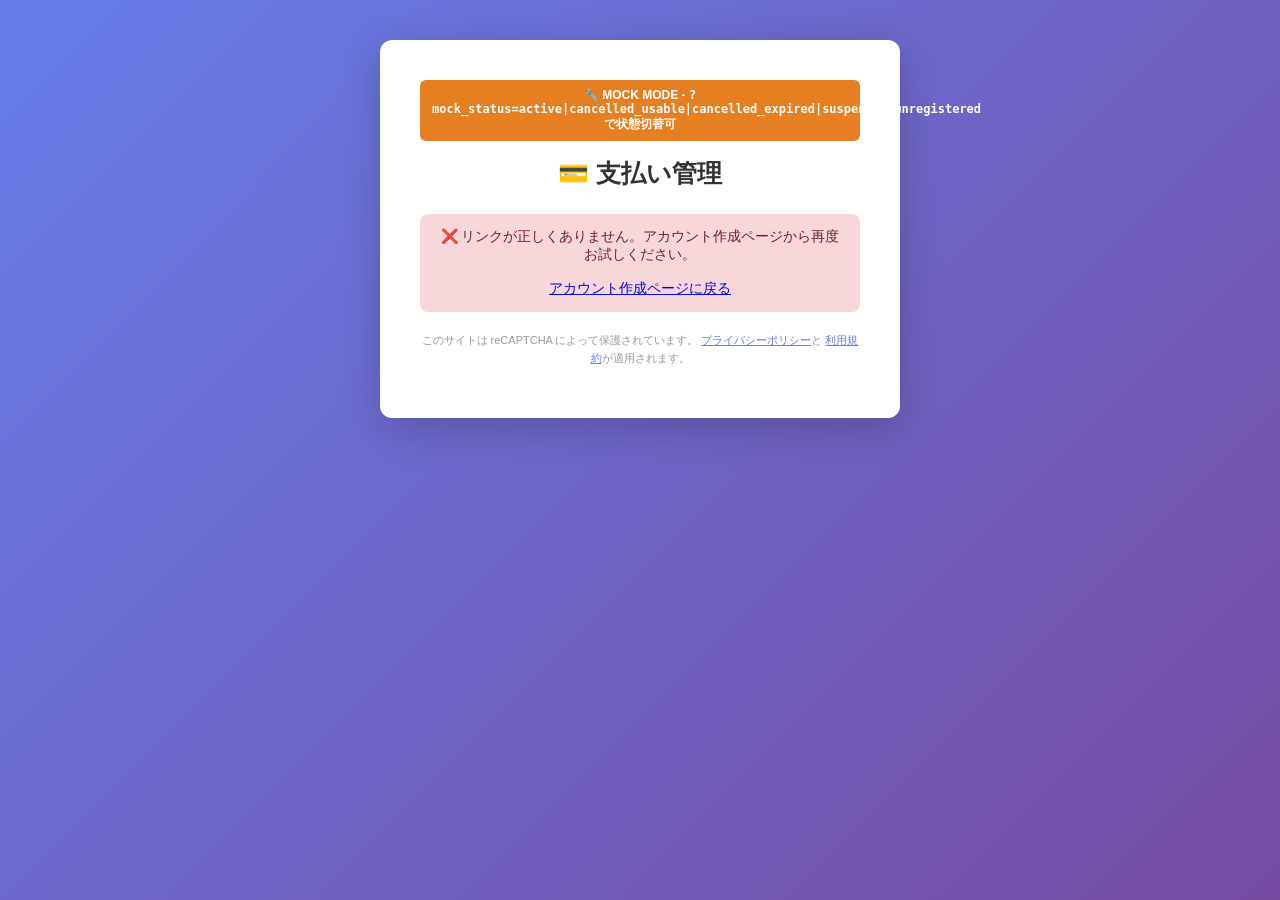
<file: payment/manage.html>
<!DOCTYPE html>
<html lang="ja">
<head>
  <meta charset="UTF-8">
  <meta name="viewport" content="width=device-width, initial-scale=1.0">
  <title>支払い管理 - GSD</title>
  <link rel="stylesheet" href="css/payment.css">
  <script src="https://www.google.com/recaptcha/api.js?render=6LfpP14sAAAAAPFL0gSo_Ze_h8C91VsEC247xkDD"></script>
</head>
<body>
  <div class="container">

    <div id="mockBanner" class="mock-banner">
      🔧 MOCK MODE - <code>?mock_status=active|cancelled_usable|cancelled_expired|suspended|unregistered</code> で状態切替可
    </div>

    <h1>💳 支払い管理</h1>
    <p id="shopNameDisplay" class="shop-name"></p>

    <div id="panel" style="display:none;"></div>
    <div id="message" class="message"></div>

    <p class="recaptcha-notice">
      このサイトは reCAPTCHA によって保護されています。
      <a href="https://policies.google.com/privacy" target="_blank">プライバシーポリシー</a>と
      <a href="https://policies.google.com/terms" target="_blank">利用規約</a>が適用されます。
    </p>
  </div>

  <script src="js/config.js"></script>
  <script src="js/api.js"></script>
  <script src="js/auth.js"></script>
  <script src="js/manage.js"></script>
</body>
</html>
</file>
<file: payment/css/payment.css>
/* 支払い登録システム共通スタイル */
/* 既存 account 系画面 (purple gradient) と統一感を持たせる */

* { box-sizing: border-box; }

body {
  font-family: 'Helvetica Neue', Arial, 'Hiragino Kaku Gothic ProN', sans-serif;
  background: linear-gradient(135deg, #667eea 0%, #764ba2 100%);
  min-height: 100vh;
  margin: 0;
  padding: 20px;
  display: flex;
  justify-content: center;
  align-items: flex-start;
}

.container {
  background: #fff;
  max-width: 520px;
  width: 100%;
  padding: 40px;
  border-radius: 12px;
  box-shadow: 0 10px 40px rgba(0, 0, 0, 0.2);
  margin: 20px 0;
}

h1 {
  text-align: center;
  color: #333;
  margin: 0 0 8px 0;
  font-size: 1.55em;
}

.subtitle {
  text-align: center;
  color: #666;
  margin: 0 0 24px 0;
  font-size: 14px;
}

.shop-name {
  text-align: center;
  color: #667eea;
  font-weight: 600;
  margin-bottom: 24px;
  font-size: 15px;
}

/* ─── モックモードバナー ─── */
.mock-banner {
  display: none;
  background: #e67e22;
  color: #fff;
  padding: 8px 12px;
  border-radius: 6px;
  font-size: 12px;
  text-align: center;
  margin-bottom: 16px;
  font-weight: 600;
}

/* ─── プラン情報ボックス ─── */
.plan-box {
  background: linear-gradient(135deg, #f5f7ff 0%, #f0ebff 100%);
  border: 1px solid #d6dbff;
  border-radius: 10px;
  padding: 18px;
  margin-bottom: 24px;
}

.plan-box .plan-title {
  font-size: 12px;
  color: #888;
  margin: 0 0 6px 0;
}

.plan-box .plan-fee {
  font-size: 20px;
  font-weight: 700;
  color: #333;
  margin: 0 0 6px 0;
}

.plan-box .plan-note {
  font-size: 12px;
  color: #666;
  margin: 0;
}

/* ─── フォーム ─── */
.form-group { margin-bottom: 18px; }

label {
  display: block;
  margin-bottom: 6px;
  font-weight: 600;
  color: #555;
  font-size: 13px;
}

input[type="text"],
input[type="tel"] {
  width: 100%;
  padding: 12px 15px;
  border: 2px solid #e0e0e0;
  border-radius: 8px;
  font-size: 14px;
  font-family: inherit;
  transition: border-color 0.2s;
}

input:focus {
  outline: none;
  border-color: #667eea;
}

.input-row {
  display: flex;
  gap: 10px;
  align-items: center;
}

.input-row input {
  width: auto;
  flex: 1;
}

.input-row .sep {
  color: #999;
  font-weight: 600;
}

.input-row .small {
  max-width: 80px;
  text-align: center;
}

.help-text {
  font-size: 11px;
  color: #888;
  margin-top: 4px;
}

/* ─── 同意チェックボックス ─── */
.terms-box {
  margin: 20px 0;
  padding: 14px;
  background: #f8f9fa;
  border-radius: 8px;
  font-size: 13px;
  color: #555;
}

.terms-box label {
  display: flex;
  align-items: flex-start;
  gap: 8px;
  cursor: pointer;
  font-weight: 400;
}

.terms-box input[type="checkbox"] {
  margin-top: 2px;
  cursor: pointer;
}

.terms-box a {
  color: #667eea;
  text-decoration: underline;
}

/* ─── 送信ボタン ─── */
.submit-btn {
  width: 100%;
  padding: 14px;
  background: linear-gradient(135deg, #667eea 0%, #764ba2 100%);
  color: #fff;
  border: none;
  border-radius: 8px;
  font-size: 16px;
  font-weight: 600;
  cursor: pointer;
  transition: transform 0.2s, box-shadow 0.2s;
}

.submit-btn:hover:not(:disabled) {
  transform: translateY(-2px);
  box-shadow: 0 5px 20px rgba(102, 126, 234, 0.4);
}

.submit-btn:disabled {
  background: #ccc;
  cursor: not-allowed;
  transform: none;
  box-shadow: none;
}

.btn-secondary {
  display: inline-block;
  padding: 12px 24px;
  background: #fff;
  border: 2px solid #667eea;
  color: #667eea;
  border-radius: 8px;
  text-decoration: none;
  font-weight: 600;
  margin-top: 16px;
  transition: background 0.2s;
}

.btn-secondary:hover {
  background: #f5f7ff;
}

/* ─── メッセージ ─── */
.message {
  margin: 20px 0 0 0;
  padding: 14px;
  border-radius: 8px;
  text-align: center;
  font-size: 14px;
}

.message:empty { display: none; }

.message.success { background: #d4edda; color: #155724; }
.message.error   { background: #f8d7da; color: #721c24; }
.message.loading { background: #e7f3ff; color: #004085; }
.message.warning { background: #fff3cd; color: #856404; }

.spinner {
  display: inline-block;
  width: 14px;
  height: 14px;
  border: 2px solid #004085;
  border-radius: 50%;
  border-top-color: transparent;
  animation: spin 1s linear infinite;
  margin-right: 6px;
  vertical-align: middle;
}

@keyframes spin { to { transform: rotate(360deg); } }

/* ─── 課金予告 ─── */
.charge-notice {
  margin-top: 14px;
  padding: 12px;
  background: #fff8e1;
  border-left: 3px solid #ffc107;
  font-size: 12px;
  color: #555;
  border-radius: 4px;
}

/* ─── 成功画面 ─── */
.success-panel {
  display: none;
  text-align: center;
}

.success-panel h2 {
  color: #155724;
  margin: 0 0 20px 0;
}

.success-detail {
  background: #f8f9fa;
  border-radius: 8px;
  padding: 16px;
  margin: 16px 0;
  text-align: left;
}

.success-detail .row {
  display: flex;
  justify-content: space-between;
  padding: 8px 0;
  border-bottom: 1px solid #eee;
  font-size: 14px;
}

.success-detail .row:last-child { border-bottom: none; }
.success-detail .label { color: #888; }
.success-detail .value { color: #333; font-weight: 600; }

.success-note {
  font-size: 12px;
  color: #666;
  line-height: 1.7;
  margin: 16px 0;
}

/* ─── reCAPTCHA 表記 ─── */
.recaptcha-notice {
  font-size: 11px;
  color: #999;
  text-align: center;
  margin-top: 20px;
  line-height: 1.6;
}

.recaptcha-notice a { color: #667eea; }

/* ─── manage / cancel / history で使う共通要素 ─── */

.container-wide { max-width: 680px; }

/* status-box: 状態表示ボックス */
.status-box {
  border-radius: 10px;
  padding: 18px;
  margin-bottom: 20px;
}
.status-box .status-title {
  margin: 0 0 6px 0;
  font-weight: 600;
  font-size: 15px;
  color: #333;
}
.status-box .status-value {
  margin: 0;
  font-size: 18px;
  font-weight: 700;
  color: #333;
}
.status-box .status-note {
  margin: 8px 0 0 0;
  font-size: 12px;
  color: #666;
  line-height: 1.7;
}
.status-box hr {
  border: none;
  border-top: 1px solid #e0e0e0;
  margin: 12px 0;
}

.status-active { background: linear-gradient(135deg, #f5f7ff, #f0ebff); border: 1px solid #d6dbff; }
.status-cancelled { background: #fff4e6; border: 1px solid #ffd9a8; }
.status-warn { background: #fff8e1; border: 1px solid #ffe082; }
.status-danger { background: #fdecea; border: 1px solid #f5b7b1; }

/* status-badge: 解約済み / 一時停止中 などのバッジ */
.status-badge {
  display: inline-block;
  padding: 3px 10px;
  border-radius: 999px;
  font-size: 11px;
  font-weight: 700;
  letter-spacing: 0.04em;
  margin-bottom: 8px;
}
.badge-active { background: #d4edda; color: #155724; }
.badge-cancelled { background: #ffe0b2; color: #b45309; }
.badge-danger { background: #f5b7b1; color: #922b21; }

/* detail-grid: カード情報などの表示 */
.detail-grid {
  background: #f8f9fa;
  border-radius: 8px;
  padding: 14px 16px;
  margin: 16px 0;
}
.detail-grid .row {
  display: flex;
  justify-content: space-between;
  padding: 8px 0;
  border-bottom: 1px solid #eee;
  font-size: 14px;
}
.detail-grid .row:last-child { border-bottom: none; }
.detail-grid .label { color: #888; }
.detail-grid .value { color: #333; font-weight: 600; }

/* action-buttons: ボタン群 */
.action-buttons {
  display: flex;
  flex-direction: column;
  gap: 10px;
  margin-top: 16px;
}
.action-buttons > a,
.action-buttons > button {
  width: 100%;
  text-align: center;
  padding: 12px 16px;
  border-radius: 8px;
  text-decoration: none;
  font-weight: 600;
  font-size: 14px;
  cursor: pointer;
  border: 2px solid transparent;
  transition: background 0.2s, transform 0.2s;
  font-family: inherit;
}

.btn-secondary,
.action-buttons > .btn-secondary {
  background: #fff;
  border: 2px solid #667eea;
  color: #667eea;
}
.btn-secondary:hover { background: #f5f7ff; }

.btn-danger,
.action-buttons > .btn-danger {
  background: #fff;
  border: 2px solid #c0392b;
  color: #c0392b;
}
.btn-danger:hover { background: #fdecea; }

.btn-primary-link,
.submit-btn-link {
  display: block;
  width: 100%;
  text-align: center;
  padding: 14px 16px;
  background: linear-gradient(135deg, #667eea 0%, #764ba2 100%);
  color: #fff;
  border-radius: 8px;
  font-weight: 600;
  text-decoration: none;
  margin-top: 8px;
  transition: transform 0.2s, box-shadow 0.2s;
}
.btn-primary-link:hover,
.submit-btn-link:hover {
  transform: translateY(-2px);
  box-shadow: 0 5px 20px rgba(102, 126, 234, 0.4);
}

/* ─── 解約画面の補足ボックス ─── */
.cancel-points {
  background: #fff;
  border: 1px solid #e0e0e0;
  border-radius: 8px;
  padding: 16px;
  margin-bottom: 20px;
  font-size: 13px;
  color: #555;
  line-height: 1.7;
}
.cancel-points ul {
  margin: 10px 0 0 0;
  padding-left: 20px;
}
.cancel-points li { margin-bottom: 4px; }

/* ─── モーダル ─── */
.modal {
  display: none;
  position: fixed;
  inset: 0;
  background: rgba(0, 0, 0, 0.55);
  z-index: 1000;
  justify-content: center;
  align-items: center;
  padding: 20px;
}
.modal.active { display: flex; }

.modal-content {
  background: #fff;
  border-radius: 12px;
  max-width: 440px;
  width: 100%;
  padding: 28px 26px;
  box-shadow: 0 20px 60px rgba(0, 0, 0, 0.4);
}
.modal-content h3 {
  margin: 0 0 12px 0;
  color: #c0392b;
  font-size: 1.15em;
}
.modal-content p {
  font-size: 14px;
  color: #555;
  line-height: 1.7;
  margin: 0 0 20px 0;
}
.modal-actions {
  display: flex;
  flex-direction: column;
  gap: 10px;
}
.modal-actions > button {
  width: 100%;
  padding: 12px 16px;
  border-radius: 8px;
  font-weight: 600;
  font-size: 14px;
  cursor: pointer;
  font-family: inherit;
}

/* ─── 履歴テーブル ─── */
.history-table {
  width: 100%;
  border-collapse: collapse;
  font-size: 13px;
  margin-top: 12px;
}
.history-table th {
  text-align: left;
  padding: 10px 8px;
  background: #f8f9fa;
  border-bottom: 2px solid #e0e0e0;
  color: #555;
  font-weight: 600;
  font-size: 12px;
}
.history-table td {
  padding: 10px 8px;
  border-bottom: 1px solid #f0f0f0;
  color: #333;
}
.history-table td.amount { text-align: right; font-weight: 600; }
.history-table tr.error-detail td {
  background: #fff5f5;
  font-size: 11px;
  color: #c0392b;
  padding: 6px 8px 10px 32px;
  border-bottom: 1px solid #f0f0f0;
}
.history-table .icon { font-size: 16px; }

.muted {
  font-size: 12px;
  color: #888;
  margin: 0 0 8px 0;
}

.more-wrap {
  display: none;
  text-align: center;
  margin-top: 16px;
}

.empty-state {
  text-align: center;
  color: #888;
  padding: 30px 0;
  font-size: 14px;
}

.back-nav {
  margin-top: 24px;
  text-align: center;
}
.back-link {
  color: #667eea;
  text-decoration: none;
  font-size: 14px;
}
.back-link:hover { text-decoration: underline; }

/* ─── 小画面対応 ─── */
@media (max-width: 480px) {
  .container { padding: 28px 22px; }
  h1 { font-size: 1.35em; }
  .plan-box .plan-fee { font-size: 18px; }
  .history-table { font-size: 12px; }
  .history-table th, .history-table td { padding: 8px 4px; }
}
</file>
